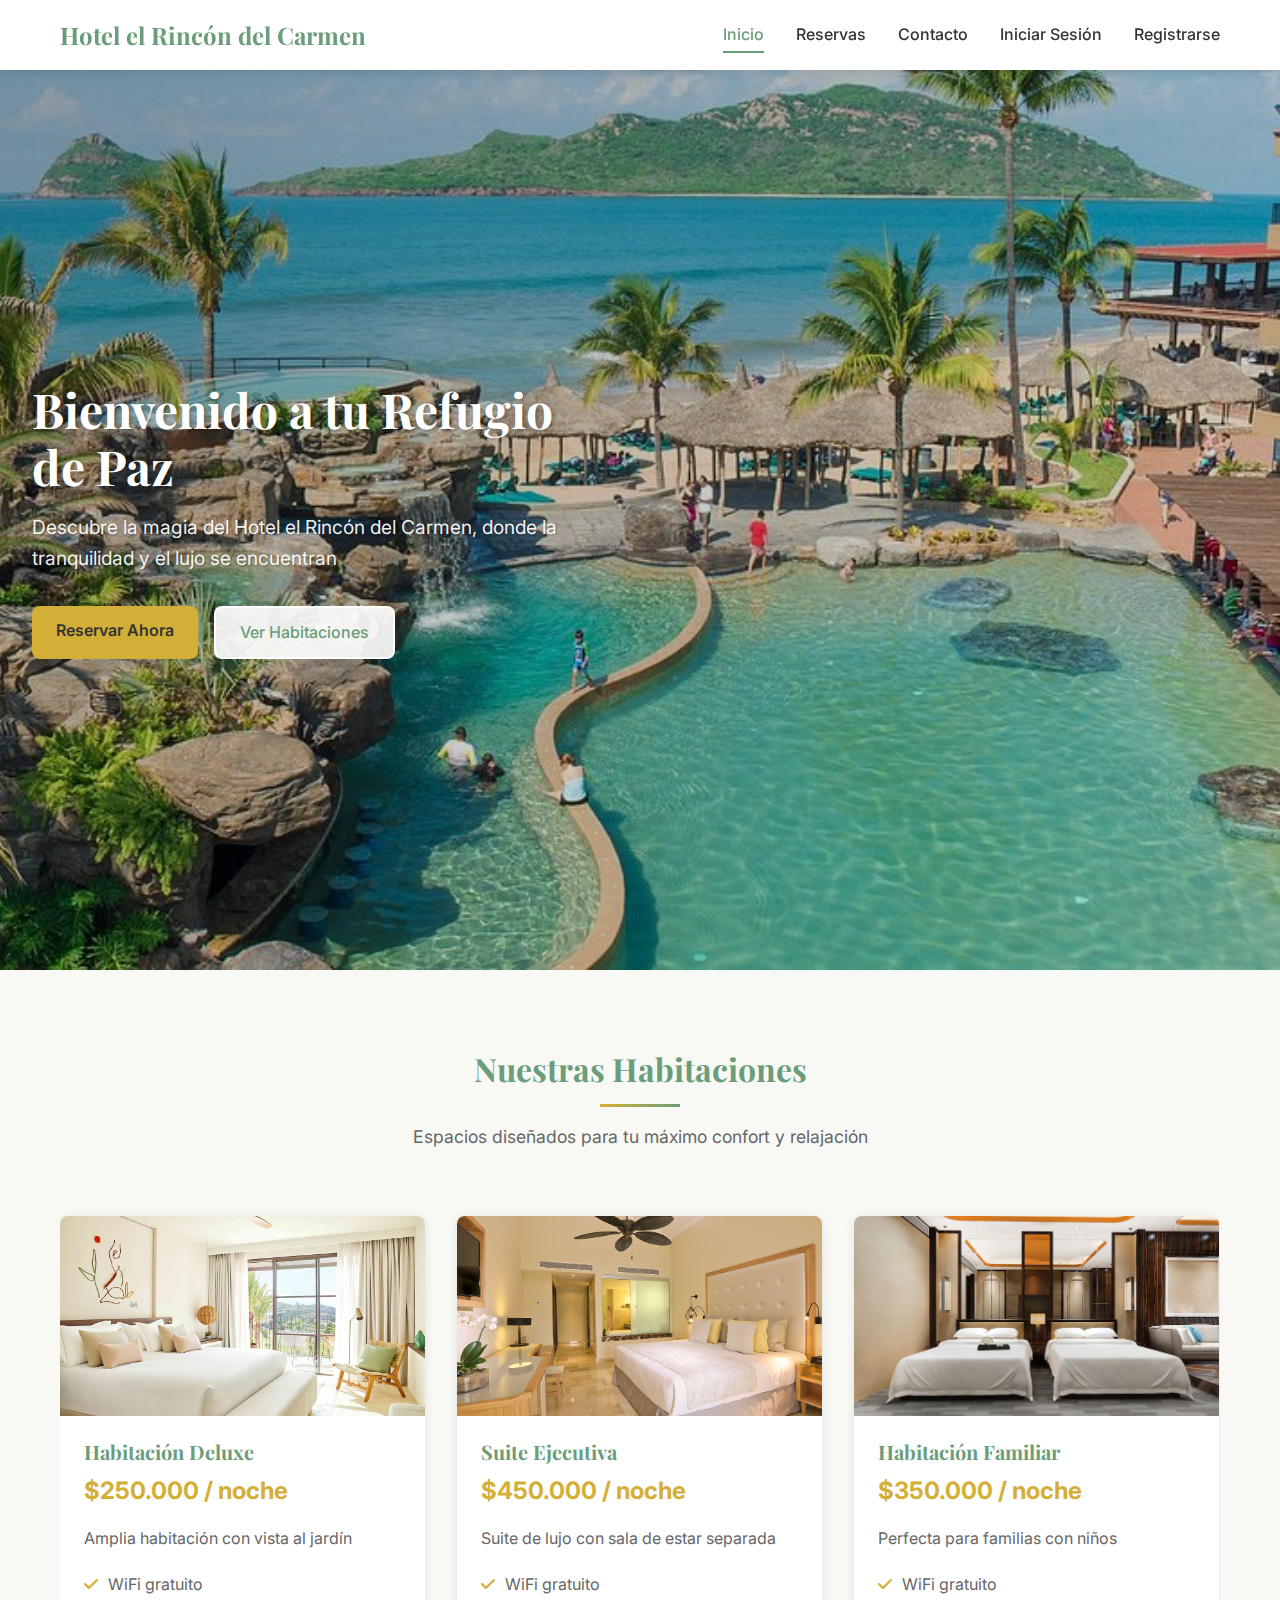
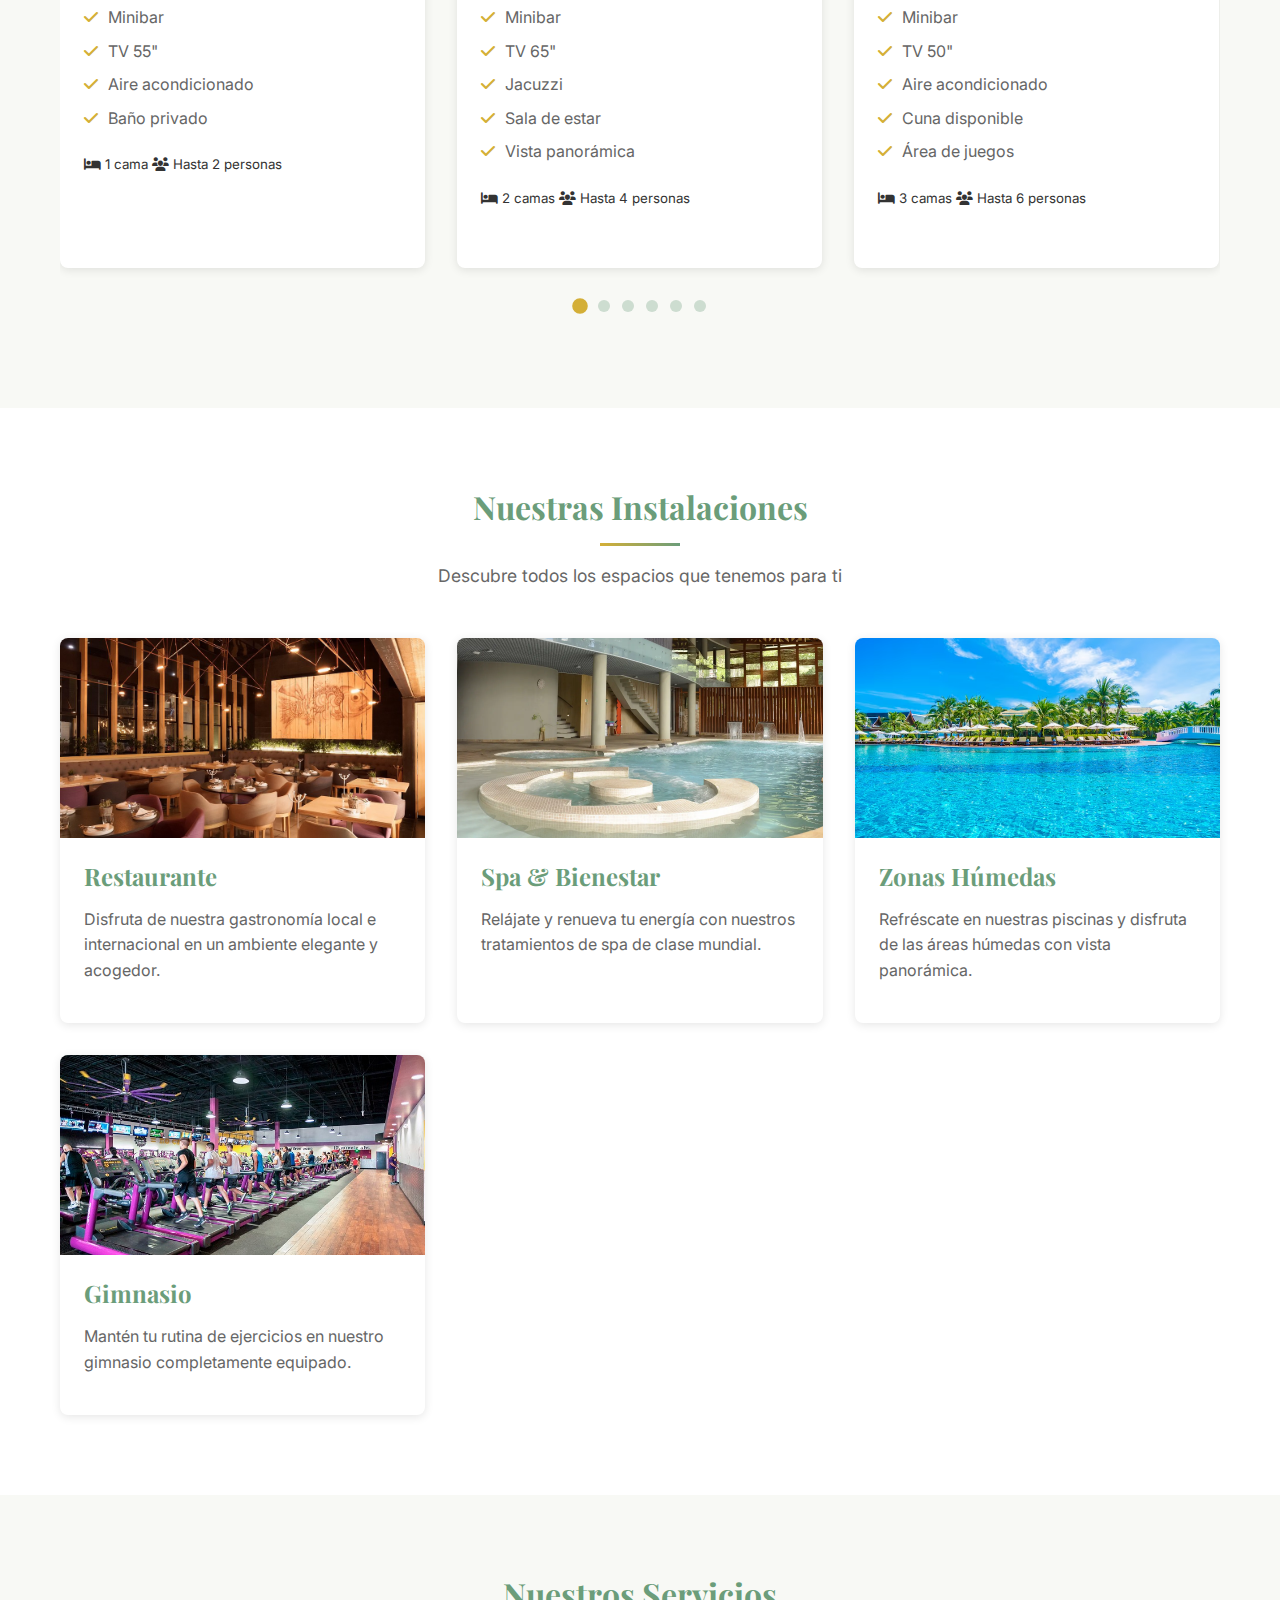
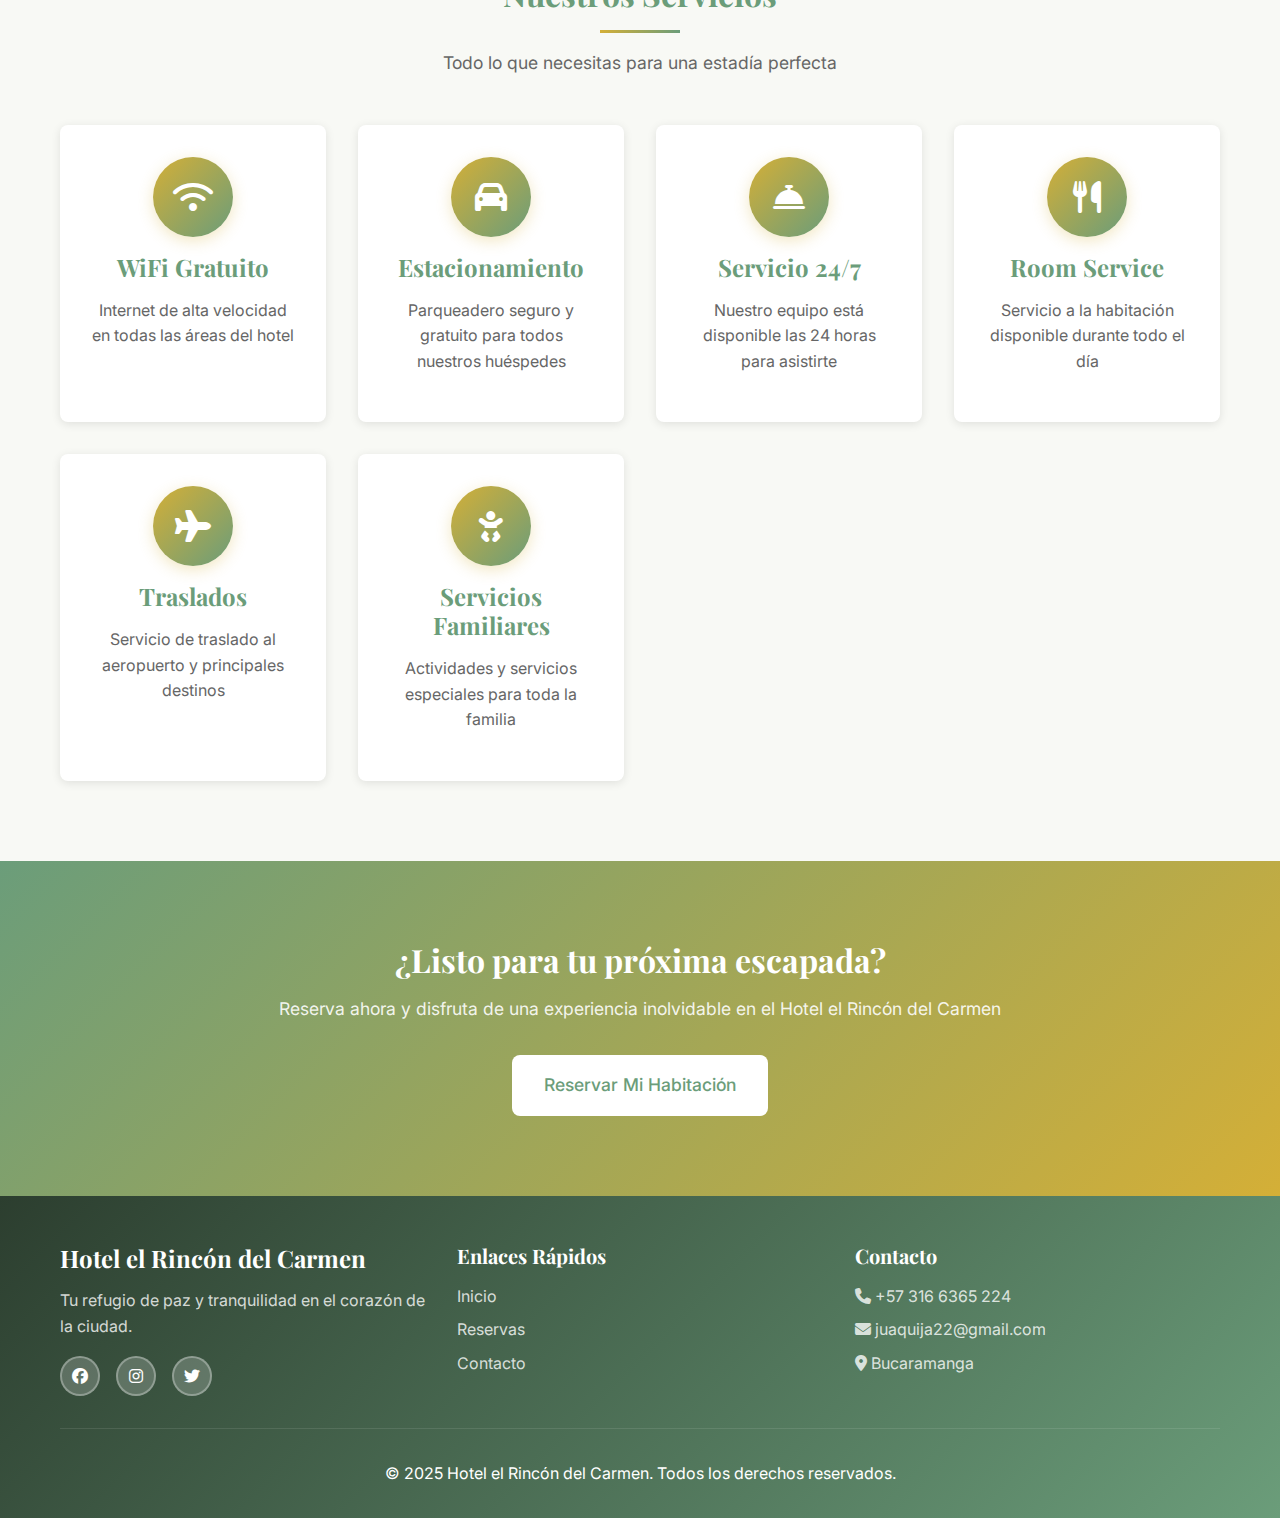
<file: index.html>
<!DOCTYPE html>
<html lang="es">
<head>
    <meta charset="UTF-8">
    <meta name="viewport" content="width=device-width, initial-scale=1.0">
    <title>Hotel el Rincón del Carmen - Tu Refugio de Paz</title>
    <link rel="stylesheet" href="css/style.css">
     <link rel="icon" type="image/png" href="images/logo.png">
    <link rel="stylesheet" href="https://cdnjs.cloudflare.com/ajax/libs/font-awesome/6.5.1/css/all.min.css"> <!-- link para importar emojis -->
    <link href="https://fonts.googleapis.com/css2?family=Playfair+Display:wght@400;700&family=Inter:wght@300;400;500;600&display=swap" rel="stylesheet"> <!-- link para importar fuentes -->
</head>
<body>
    <!-- BARRA DE NAVEGACION -->
    <nav class="navbar">
        <div class="nav-container">
            <div class="nav-logo">
                <h2>Hotel el Rincón del Carmen</h2>
            </div>
            <div class="nav-menu" id="nav-menu">
                <a href="index.html" class="nav-link active">Inicio</a>
                <a href="pages/availability.html" class="nav-link">Reservas</a>
                <a href="pages/contact.html" class="nav-link">Contacto</a>
                <a href="#" class="nav-link" id="login-btn">Iniciar Sesión</a>
                <a href="#" class="nav-link" id="register-btn">Registrarse</a>
            </div>
            <div class="nav-toggle" id="nav-toggle">
                <span class="bar"></span>
                <span class="bar"></span>
                <span class="bar"></span>
            </div>
        </div>
    </nav>

    <!-- Hero Section -->
    <section class="hero">
        <div class="hero-content">
            <h1 class="hero-title">Bienvenido a tu Refugio de Paz</h1>
            <p class="hero-subtitle">Descubre la magia del Hotel el Rincón del Carmen, donde la tranquilidad y el lujo se encuentran</p>
            <div class="hero-buttons">
                <a href="pages/availability.html" class="btn btn-primary">Reservar Ahora</a>
                <a href="#rooms" class="btn btn-secondary">Ver Habitaciones</a>
            </div>
        </div>
        <div class="hero-image">
            <img src="images/bienvenido-a-hotel-playa.jpg" alt="Hotel el Rincón del Carmen">
        </div>
    </section>

    <!-- carrucel de habitaciones -->
    <section id="rooms" class="rooms-section">
        <div class="container">
            <h2 class="section-title">Nuestras Habitaciones</h2>
            <p class="section-subtitle">Espacios diseñados para tu máximo confort y relajación</p>
            
            <div class="rooms-carousel-css">
                <!-- Radio buttons ocultos para controlar el carrusel -->
                <input type="radio" name="carousel" id="slide1" checked>
                <input type="radio" name="carousel" id="slide2">
                <input type="radio" name="carousel" id="slide3">
                <input type="radio" name="carousel" id="slide4">
                <input type="radio" name="carousel" id="slide5">
                <input type="radio" name="carousel" id="slide6">
                
                <!-- Habitaciones -->
                <div class="carousel-slides">
                    <!-- Habitación 1: Deluxe -->
                    <div class="room-card">
                        <div class="room-image">
                            <img src="images/suit1.jpg" alt="Habitación Deluxe">
                        </div>
                        <div class="room-content">
                            <h3 class="room-title">Habitación Deluxe</h3>
                            <div class="room-price">$250.000 / noche</div>
                            <p>Amplia habitación con vista al jardín</p>
                            <ul class="room-features">
                                <li><i class="fas fa-check"></i>WiFi gratuito</li>
                                <li><i class="fas fa-check"></i>Minibar</li>
                                <li><i class="fas fa-check"></i>TV 55"</li>
                                <li><i class="fas fa-check"></i>Aire acondicionado</li>
                                <li><i class="fas fa-check"></i>Baño privado</li>
                            </ul>
                            <div class="room-info">
                                <small><i class="fas fa-bed"></i> 1 cama</small>
                                <small><i class="fas fa-users"></i> Hasta 2 personas</small>
                            </div>
                        </div>
                    </div>
                    
                    <!-- Habitación 2: Suite Ejecutiva -->
                    <div class="room-card">
                        <div class="room-image">
                            <img src="images/suit2.jpg" alt="Suite Ejecutiva">
                        </div>
                        <div class="room-content">
                            <h3 class="room-title">Suite Ejecutiva</h3>
                            <div class="room-price">$450.000 / noche</div>
                            <p>Suite de lujo con sala de estar separada</p>
                            <ul class="room-features">
                                <li><i class="fas fa-check"></i>WiFi gratuito</li>
                                <li><i class="fas fa-check"></i>Minibar</li>
                                <li><i class="fas fa-check"></i>TV 65"</li>
                                <li><i class="fas fa-check"></i>Jacuzzi</li>
                                <li><i class="fas fa-check"></i>Sala de estar</li>
                                <li><i class="fas fa-check"></i>Vista panorámica</li>
                            </ul>
                            <div class="room-info">
                                <small><i class="fas fa-bed"></i> 2 camas</small>
                                <small><i class="fas fa-users"></i> Hasta 4 personas</small>
                            </div>
                        </div>
                    </div>
                    
                    <!-- Habitación 3: Familiar -->
                    <div class="room-card">
                        <div class="room-image">
                            <img src="images/suit3.jpg" alt="Habitación Familiar">
                        </div>
                        <div class="room-content">
                            <h3 class="room-title">Habitación Familiar</h3>
                            <div class="room-price">$350.000 / noche</div>
                            <p>Perfecta para familias con niños</p>
                            <ul class="room-features">
                                <li><i class="fas fa-check"></i>WiFi gratuito</li>
                                <li><i class="fas fa-check"></i>Minibar</li>
                                <li><i class="fas fa-check"></i>TV 50"</li>
                                <li><i class="fas fa-check"></i>Aire acondicionado</li>
                                <li><i class="fas fa-check"></i>Cuna disponible</li>
                                <li><i class="fas fa-check"></i>Área de juegos</li>
                            </ul>
                            <div class="room-info">
                                <small><i class="fas fa-bed"></i> 3 camas</small>
                                <small><i class="fas fa-users"></i> Hasta 6 personas</small>
                            </div>
                        </div>
                    </div>
                    
                    <!-- Habitación 4: Estándar -->
                    <div class="room-card">
                        <div class="room-image">
                            <img src="images/suit4.jpg" alt="Habitación Estándar">
                        </div>
                        <div class="room-content">
                            <h3 class="room-title">Habitación Estándar</h3>
                            <div class="room-price">$180.000 / noche</div>
                            <p>Cómoda habitación con todas las comodidades</p>
                            <ul class="room-features">
                                <li><i class="fas fa-check"></i>WiFi gratuito</li>
                                <li><i class="fas fa-check"></i>TV 43"</li>
                                <li><i class="fas fa-check"></i>Aire acondicionado</li>
                                <li><i class="fas fa-check"></i>Baño privado</li>
                                <li><i class="fas fa-check"></i>Vista al jardín</li>
                            </ul>
                            <div class="room-info">
                                <small><i class="fas fa-bed"></i> 1 cama</small>
                                <small><i class="fas fa-users"></i> Hasta 2 personas</small>
                            </div>
                        </div>
                    </div>
                    
                    <!-- Habitación 5: Presidencial -->
                    <div class="room-card">
                        <div class="room-image">
                            <img src="images/suit5.jpg" alt="Suite Presidencial">
                        </div>
                        <div class="room-content">
                            <h3 class="room-title">Suite Presidencial</h3>
                            <div class="room-price">$750.000 / noche</div>
                            <p>La máxima expresión de lujo y comodidad</p>
                            <ul class="room-features">
                                <li><i class="fas fa-check"></i>WiFi gratuito</li>
                                <li><i class="fas fa-check"></i>Minibar premium</li>
                                <li><i class="fas fa-check"></i>TV 75"</li>
                                <li><i class="fas fa-check"></i>Jacuzzi privado</li>
                                <li><i class="fas fa-check"></i>Terraza privada</li>
                                <li><i class="fas fa-check"></i>Servicio de mayordomo</li>
                                <li><i class="fas fa-check"></i>Vista panorámica</li>
                            </ul>
                            <div class="room-info">
                                <small><i class="fas fa-bed"></i> 1 cama</small>
                                <small><i class="fas fa-users"></i> Hasta 4 personas</small>
                            </div>
                        </div>
                    </div>
                    
                    <!-- Habitación 6: Superior -->
                    <div class="room-card">
                        <div class="room-image">
                            <img src="images/suit6.jpg" alt="Habitación Superior">
                        </div>
                        <div class="room-content">
                            <h3 class="room-title">Habitación Superior</h3>
                            <div class="room-price">$320.000 / noche</div>
                            <p>Elegante habitación con acabados de lujo</p>
                            <ul class="room-features">
                                <li><i class="fas fa-check"></i>WiFi gratuito</li>
                                <li><i class="fas fa-check"></i>Minibar</li>
                                <li><i class="fas fa-check"></i>TV 50"</li>
                                <li><i class="fas fa-check"></i>Aire acondicionado</li>
                                <li><i class="fas fa-check"></i>Baño privado</li>
                                <li><i class="fas fa-check"></i>Balcón privado</li>
                            </ul>
                            <div class="room-info">
                                <small><i class="fas fa-bed"></i> 2 camas</small>
                                <small><i class="fas fa-users"></i> Hasta 3 personas</small>
                            </div>
                        </div>
                    </div>
                </div>
                
                <!-- Controles de navegación -->
                <div class="carousel-nav">
                    <label for="slide1" class="nav-btn"></label>
                    <label for="slide2" class="nav-btn"></label>
                    <label for="slide3" class="nav-btn"></label>
                    <label for="slide4" class="nav-btn"></label>
                    <label for="slide5" class="nav-btn"></label>
                    <label for="slide6" class="nav-btn"></label>
                </div>
            </div>
        </div>
    </section>

    <!-- Hotel Areas -->
    <section class="areas-section">
        <div class="container">
            <h2 class="section-title">Nuestras Instalaciones</h2>
            <p class="section-subtitle">Descubre todos los espacios que tenemos para ti</p>
            
            <div class="areas-grid">
                <div class="area-card">
                    <div class="area-image">
                        <img src="images/restaurante.jpg" alt="Restaurante">
                    </div>
                    <div class="area-content">
                        <h3>Restaurante</h3>
                        <p>Disfruta de nuestra gastronomía local e internacional en un ambiente elegante y acogedor.</p>
                    </div>
                </div>
                
                <div class="area-card">
                    <div class="area-image">
                        <img src="images/spa.webp" alt="Spa & Bienestar">
                    </div>
                    <div class="area-content">
                        <h3>Spa & Bienestar</h3>
                        <p>Relájate y renueva tu energía con nuestros tratamientos de spa de clase mundial.</p>
                    </div>
                </div>
                
                <div class="area-card">
                    <div class="area-image">
                        <img src="images/piscina.jpg" alt="Piscina">
                    </div>
                    <div class="area-content">
                        <h3>Zonas Húmedas</h3>
                        <p>Refréscate en nuestras piscinas y disfruta de las áreas húmedas con vista panorámica.</p>
                    </div>
                </div>
                
                <div class="area-card">
                    <div class="area-image">
                        <img src="images/gimnasio.jpg" alt="Gimnasio">
                    </div>
                    <div class="area-content">
                        <h3>Gimnasio</h3>
                        <p>Mantén tu rutina de ejercicios en nuestro gimnasio completamente equipado.</p>
                    </div>
                </div>
            </div>
        </div>
    </section>

    <!-- Services Showcase -->
    <section class="services-section">
        <div class="container">
            <h2 class="section-title">Nuestros Servicios</h2>
            <p class="section-subtitle">Todo lo que necesitas para una estadía perfecta</p>
            
            <div class="services-grid">
                <div class="service-item">
                    <div class="service-icon">
                        <i class="fas fa-wifi"></i>
                    </div>
                    <h3>WiFi Gratuito</h3>
                    <p>Internet de alta velocidad en todas las áreas del hotel</p>
                </div>
                
                <div class="service-item">
                    <div class="service-icon">
                        <i class="fas fa-car"></i>
                    </div>
                    <h3>Estacionamiento</h3>
                    <p>Parqueadero seguro y gratuito para todos nuestros huéspedes</p>
                </div>
                
                <div class="service-item">
                    <div class="service-icon">
                        <i class="fas fa-concierge-bell"></i>
                    </div>
                    <h3>Servicio 24/7</h3>
                    <p>Nuestro equipo está disponible las 24 horas para asistirte</p>
                </div>
                
                <div class="service-item">
                    <div class="service-icon">
                        <i class="fas fa-utensils"></i>
                    </div>
                    <h3>Room Service</h3>
                    <p>Servicio a la habitación disponible durante todo el día</p>
                </div>
                
                <div class="service-item">
                    <div class="service-icon">
                        <i class="fas fa-plane"></i>
                    </div>
                    <h3>Traslados</h3>
                    <p>Servicio de traslado al aeropuerto y principales destinos</p>
                </div>
                
                <div class="service-item">
                    <div class="service-icon">
                        <i class="fas fa-baby"></i>
                    </div>
                    <h3>Servicios Familiares</h3>
                    <p>Actividades y servicios especiales para toda la familia</p>
                </div>
            </div>
        </div>
    </section>

    <!-- CTA Section -->
    <section class="cta-section">
        <div class="container">
            <div class="cta-content">
                <h2>¿Listo para tu próxima escapada?</h2>
                <p>Reserva ahora y disfruta de una experiencia inolvidable en el Hotel el Rincón del Carmen</p>
                <a href="pages/availability.html" class="btn btn-primary btn-large">Reservar Mi Habitación</a>
            </div>
        </div>
    </section>

    <!-- Footer -->
    <footer class="footer">
        <div class="container">
            <div class="footer-content">
                <div class="footer-section">
                    <h3>Hotel el Rincón del Carmen</h3>
                    <p>Tu refugio de paz y tranquilidad en el corazón de la ciudad.</p>
                    <div class="social-links">
                        <a href="#"><i class="fab fa-facebook"></i></a>
                        <a href="#"><i class="fab fa-instagram"></i></a>
                        <a href="#"><i class="fab fa-twitter"></i></a>
                    </div>
                </div>
                
                <div class="footer-section">
                    <h4>Enlaces Rápidos</h4>
                    <ul>
                        <li><a href="index.html">Inicio</a></li>
                        <li><a href="pages/availability.html">Reservas</a></li>
                        <li><a href="pages/contact.html">Contacto</a></li>
                    </ul>
                </div>
                
                <div class="footer-section">
                    <h4>Contacto</h4>
                    <p><i class="fas fa-phone"></i> +57 316 6365 224</p>
                    <p><i class="fas fa-envelope"></i> juaquija22@gmail.com</p>
                    <p><i class="fas fa-map-marker-alt"></i> Bucaramanga</p>
                </div>
            </div>
            
            <div class="footer-bottom">
                <p>&copy; 2025 Hotel el Rincón del Carmen. Todos los derechos reservados.</p>
            </div>
        </div>
    </footer>

    <!-- Auth Modals -->
    <div id="login-modal" class="modal">
        <div class="modal-content">
            <span class="close">&times;</span>
            <h2>Iniciar Sesión</h2>
            <form id="login-form">
                <div class="form-group">
                    <label for="login-email">Email:</label>
                    <input type="email" id="login-email" required>
                </div>
                <div class="form-group">
                    <label for="login-password">Contraseña:</label>
                    <input type="password" id="login-password" required>
                </div>
                <button type="submit" class="btn btn-primary">Iniciar Sesión</button>
            </form>
            <p>¿No tienes cuenta? <a href="#" id="show-register">Regístrate aquí</a></p>
        </div>
    </div>

    <div id="register-modal" class="modal">
        <div class="modal-content">
            <span class="close">&times;</span>
            <h2>Registrarse</h2>
            <form id="register-form">
                <div class="form-group">
                    <label for="register-id">Número de Identificación:</label>
                    <input type="text" id="register-id" required>
                </div>
                <div class="form-group">
                    <label for="register-name">Nombre Completo:</label>
                    <input type="text" id="register-name" required>
                </div>
                <div class="form-group">
                    <label for="register-nationality">Nacionalidad:</label>
                    <input type="text" id="register-nationality" required>
                </div>
                <div class="form-group">
                    <label for="register-email">Email:</label>
                    <input type="email" id="register-email" required>
                </div>
                <div class="form-group">
                    <label for="register-phone">Teléfono:</label>
                    <input type="tel" id="register-phone" required>
                </div>
                <div class="form-group">
                    <label for="register-password">Contraseña:</label>
                    <input type="password" id="register-password" required>
                </div>
                <button type="submit" class="btn btn-primary">Registrarse</button>
            </form>
            <p>¿Ya tienes cuenta? <a href="#" id="show-login">Inicia sesión aquí</a></p>
        </div>
    </div>

    <script src="js/app.js"></script>
    <script src="js/auth.js"></script>
    <script src="js/booking.js"></script>
</body>
</html>
</file>
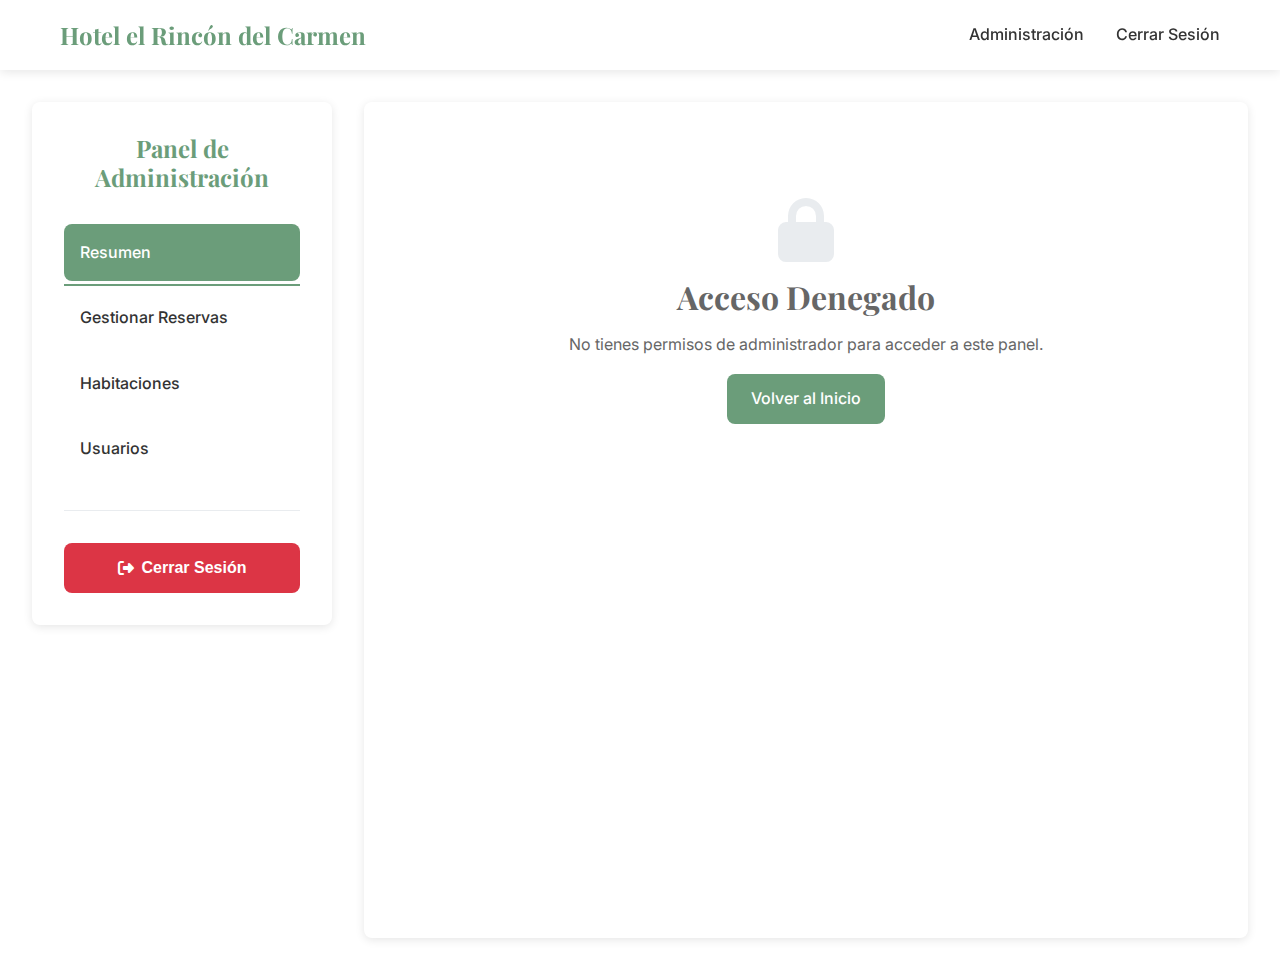
<file: pages/admin.html>
<!DOCTYPE html>
<html lang="es">
<head>
    <meta charset="UTF-8">
    <meta name="viewport" content="width=device-width, initial-scale=1.0">
    <title>Panel de Administración - Hotel el Rincón del Carmen</title>
    <link rel="stylesheet" href="../css/style.css">
    <link rel="stylesheet" href="https://cdnjs.cloudflare.com/ajax/libs/font-awesome/6.5.1/css/all.min.css">
    <link rel="stylesheet" href="../css/dashboard.css">
    <link href="https://fonts.googleapis.com/css2?family=Playfair+Display:wght@400;700&family=Inter:wght@300;400;500;600&display=swap" rel="stylesheet">
</head>
<body>
    <!-- Navigation -->
    <nav class="navbar">
        <div class="nav-container">
            <div class="nav-logo">
                <h2>Hotel el Rincón del Carmen</h2>
            </div>
            <div class="nav-menu" id="nav-menu">
                <a href="#" class="nav-link admin-only-link">Administración</a>
                <a href="#" class="nav-link" id="logout-btn">Cerrar Sesión</a>
            </div>
            <div class="nav-toggle" id="nav-toggle">
                <span class="bar"></span>
                <span class="bar"></span>
                <span class="bar"></span>
            </div>
        </div>
    </nav>

    <div class="dashboard-container">
        <!-- Sidebar -->
        <div class="dashboard-sidebar">
            <h3>Panel de Administración</h3>
            <ul class="sidebar-nav">
                <li><a href="#" class="nav-link active" data-section="overview">Resumen</a></li>
                <li><a href="#" class="nav-link" data-section="reservations">Gestionar Reservas</a></li>
                <li><a href="#" class="nav-link" data-section="rooms">Habitaciones</a></li>
                <li><a href="#" class="nav-link" data-section="users">Usuarios</a></li>
            </ul>
            <div class="logout-section">
                <button id="admin-logout-btn" class="btn btn-danger logout-btn">
                    <i class="fas fa-sign-out-alt"></i> Cerrar Sesión
                </button>
            </div>
        </div>

        <!-- Main Content -->
        <div class="dashboard-main">
            <!-- Overview Section -->
            <div id="overview-section" class="dashboard-section active">
                <div class="dashboard-header">
                    <h1>Resumen del Hotel</h1>
                    <p>Estadísticas y métricas generales</p>
                </div>

                <div class="stats-grid">
                    <div class="stat-card">
                        <div class="stat-icon">
                            <i class="fas fa-calendar-check"></i>
                        </div>
                        <div class="stat-content">
                            <h3 id="total-reservations">0</h3>
                            <p>Reservas Totales</p>
                        </div>
                    </div>
                    
                    <div class="stat-card">
                        <div class="stat-icon">
                            <i class="fas fa-bed"></i>
                        </div>
                        <div class="stat-content">
                            <h3 id="total-rooms">0</h3>
                            <p>Habitaciones</p>
                        </div>
                    </div>
                    
                    <div class="stat-card">
                        <div class="stat-icon">
                            <i class="fas fa-users"></i>
                        </div>
                        <div class="stat-content">
                            <h3 id="total-users">0</h3>
                            <p>Usuarios Registrados</p>
                        </div>
                    </div>
                    
                    <div class="stat-card">
                        <div class="stat-icon">
                            <i class="fas fa-dollar-sign"></i>
                        </div>
                        <div class="stat-content">
                            <h3 id="total-revenue">$0</h3>
                            <p>Ingresos Totales</p>
                        </div>
                    </div>
                </div>

                <div class="recent-activity">
                    <h3>Actividad Reciente</h3>
                    <div id="recent-reservations">
                        <!-- Recent reservations will be loaded here -->
                    </div>
                </div>
            </div>

            <!-- Reservations Management Section -->
            <div id="reservations-section" class="dashboard-section">
                <div class="dashboard-header">
                    <h1>Gestionar Reservas</h1>
                    <p>Administra todas las reservas del hotel</p>
                </div>


                <div class="reservations-grid" id="admin-reservations-grid">
                    <!-- All reservations will be loaded here -->
                </div>
            </div>

            <!-- Rooms Management Section -->
            <div id="rooms-section" class="dashboard-section">
                <div class="dashboard-header">
                    <h1>Gestión de Habitaciones</h1>
                    <p>Administra las habitaciones del hotel</p>
                </div>

                <div class="rooms-grid" id="admin-rooms-grid">
                    <!-- All rooms will be loaded here -->
                </div>
            </div>

            <!-- Users Management Section -->
            <div id="users-section" class="dashboard-section">
                <div class="dashboard-header">
                    <h1>Gestión de Usuarios</h1>
                    <p>Administra los usuarios registrados</p>
                </div>

                <div class="users-grid" id="admin-users-grid">
                    <!-- All users will be loaded here -->
                </div>
            </div>
        </div>
    </div>

    <!-- Auth Modals -->
    <div id="login-modal" class="modal">
        <div class="modal-content">
            <span class="close">&times;</span>
            <h2>Iniciar Sesión</h2>
            <form id="login-form">
                <div class="form-group">
                    <label for="login-email">Email:</label>
                    <input type="email" id="login-email" required>
                </div>
                <div class="form-group">
                    <label for="login-password">Contraseña:</label>
                    <input type="password" id="login-password" required>
                </div>
                <button type="submit" class="btn btn-primary">Iniciar Sesión</button>
            </form>
            <p>¿No tienes cuenta? <a href="#" id="show-register">Regístrate aquí</a></p>
        </div>
    </div>

    <div id="register-modal" class="modal">
        <div class="modal-content">
            <span class="close">&times;</span>
            <h2>Registrarse</h2>
            <form id="register-form">
                <div class="form-group">
                    <label for="register-id">Número de Identificación:</label>
                    <input type="text" id="register-id" required>
                </div>
                <div class="form-group">
                    <label for="register-name">Nombre Completo:</label>
                    <input type="text" id="register-name" required>
                </div>
                <div class="form-group">
                    <label for="register-nationality">Nacionalidad:</label>
                    <input type="text" id="register-nationality" required>
                </div>
                <div class="form-group">
                    <label for="register-email">Email:</label>
                    <input type="email" id="register-email" required>
                </div>
                <div class="form-group">
                    <label for="register-phone">Teléfono:</label>
                    <input type="tel" id="register-phone" required>
                </div>
                <div class="form-group">
                    <label for="register-password">Contraseña:</label>
                    <input type="password" id="register-password" required>
                </div>
                <button type="submit" class="btn btn-primary">Registrarse</button>
            </form>
            <p>¿Ya tienes cuenta? <a href="#" id="show-login">Inicia sesión aquí</a></p>
        </div>
    </div>

    <script src="../js/app.js"></script>
    <script src="../js/auth.js"></script>
    <script src="../js/booking.js"></script>
    <script src="../js/admin.js"></script>
</body>
</html>
</file>
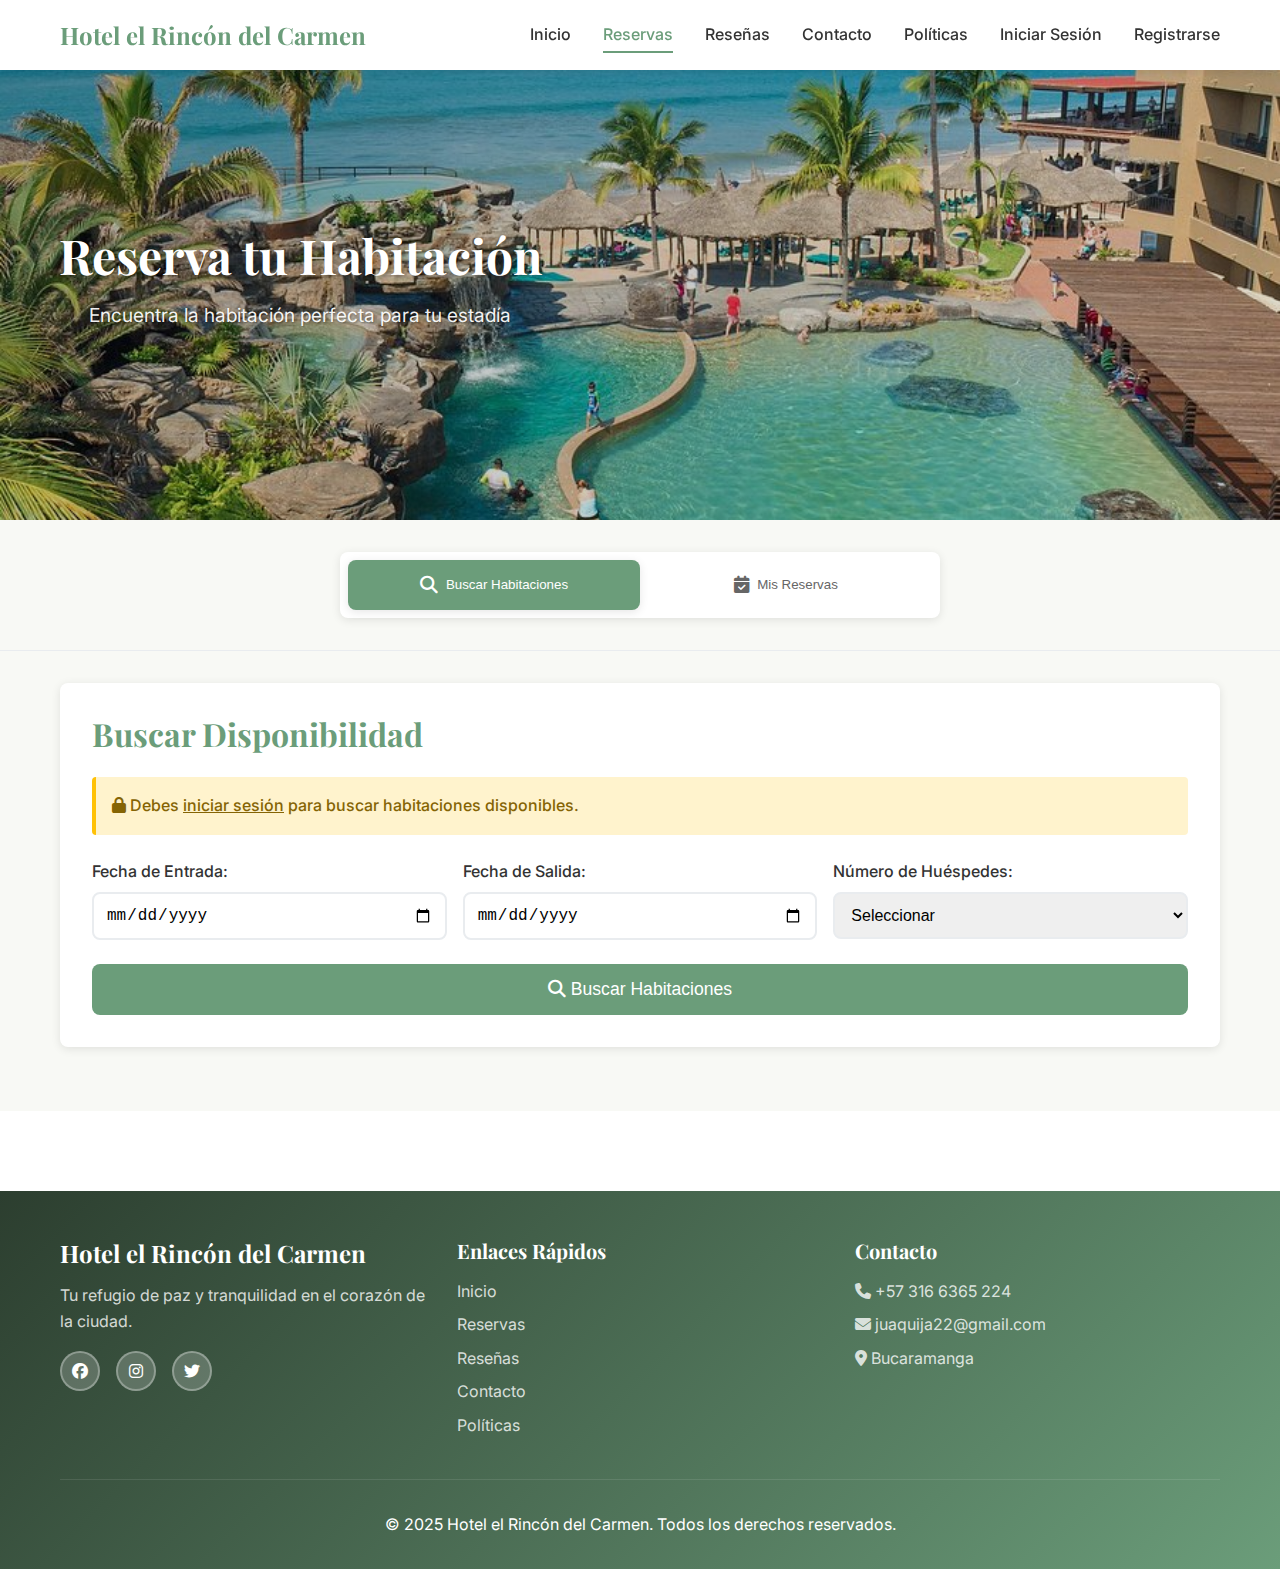
<file: pages/availability.html>
<!DOCTYPE html>
<html lang="es">
<head>
    <meta charset="UTF-8">
    <meta name="viewport" content="width=device-width, initial-scale=1.0">
    <title>Disponibilidad y Reservas - Hotel el Rincón del Carmen</title>
    <link rel="stylesheet" href="../css/style.css">
    <link rel="stylesheet" href="https://cdnjs.cloudflare.com/ajax/libs/font-awesome/6.5.1/css/all.min.css">
    <link rel="stylesheet" href="../css/availability.css">
    <link href="https://fonts.googleapis.com/css2?family=Playfair+Display:wght@400;700&family=Inter:wght@300;400;500;600&display=swap" rel="stylesheet">
</head>
<body>
    <site-navbar></site-navbar>

    <!-- Hero Section -->
    <section class="hero availability-hero">
        <div class="hero-content availability-hero-content">
            <h1 class="hero-title">Reserva tu Habitación</h1>
            <p class="hero-subtitle">Encuentra la habitación perfecta para tu estadía</p>
        </div>
    </section>

    <!-- Tabs Section -->
    <section class="tabs-section">
        <div class="container">
            <div class="tabs-container">
                <div class="tabs-nav">
                    <button class="tab-btn active" data-tab="search">
                        <i class="fas fa-search"></i> Buscar Habitaciones
                    </button>
                    <button class="tab-btn" data-tab="my-reservations">
                        <i class="fas fa-calendar-check"></i> Mis Reservas
                    </button>
                </div>
            </div>
        </div>
    </section>

    <!-- Tab Content -->
    <div class="tab-content">
        <!-- Search Tab -->
        <div id="search-tab" class="tab-panel active">
            <!-- Search Form -->
            <section class="availability-section">
                <div class="container">
                    <div class="search-form">
                        <h2 class="search-form-title">Buscar Disponibilidad</h2>
                        
                        <!-- requerimiento de login para reservar -->
                        <div id="search-login-notice" class="login-notice">
                            <p class="login-notice-text">
                                <i class="fas fa-lock"></i> Debes <a href="#" onclick="event.preventDefault(); window.hotelApp.showModal('login-modal');" class="login-notice-link">iniciar sesión</a> para buscar habitaciones disponibles.
                            </p>
                        </div>
                        
                        <form id="search-form">
                            <div class="form-row">
                                <div class="form-group">
                                    <label for="check-in">Fecha de Entrada:</label>
                                    <input type="date" id="check-in" required>
                                </div>
                                <div class="form-group">
                                    <label for="check-out">Fecha de Salida:</label>
                                    <input type="date" id="check-out" required>
                                </div>
                                <div class="form-group">
                                    <label for="guests">Número de Huéspedes:</label>
                                    <select id="guests" required>
                                        <option value="">Seleccionar</option>
                                        <option value="1">1 Huésped</option>
                                        <option value="2">2 Huéspedes</option>
                                        <option value="3">3 Huéspedes</option>
                                        <option value="4">4 Huéspedes</option>
                                        <option value="5">5 Huéspedes</option>
                                        <option value="6">6 Huéspedes</option>
                                    </select>
                                </div>
                            </div>
                            <button type="submit" class="btn btn-primary search-btn">
                                <i class="fas fa-search"></i> Buscar Habitaciones
                            </button>
                        </form>
                    </div>
                </div>
            </section>

    <!-- Results Section -->
    <section class="results-section hidden" id="results-section">
        <div class="container">
            <div class="results-header">
                <div>
                    <h2>Habitaciones Disponibles</h2>
                    <p class="results-count" id="results-count"></p>
                </div>
            </div>
            
            <div class="rooms-grid" id="rooms-grid">
                <!-- Room cards will be dynamically loaded here -->
            </div>
        </div>
    </section>

    <!-- No Results -->
    <section class="no-results hidden" id="no-results">
        <i class="fas fa-bed"></i>
        <h3>No se encontraron habitaciones disponibles</h3>
        <p>Intenta cambiar las fechas o el número de huéspedes</p>
    </section>

        </div>

        <!-- My Reservations Tab -->
        <div id="my-reservations-tab" class="tab-panel">
            <section class="my-reservations-section">
                <div class="container">
                    <h2 class="my-reservations-title">Mis Reservas</h2>
                    
                    <!-- Login Required Message -->
                    <div id="login-required" class="login-required hidden">
                        <i class="fas fa-lock login-required-icon"></i>
                        <h3>Inicia sesión para ver tus reservas</h3>
                        <p>Necesitas estar registrado para acceder a tus reservas</p>
                        <button class="btn btn-primary" onclick="event.preventDefault(); window.hotelApp && window.hotelApp.showModal && window.hotelApp.showModal('login-modal')">
                            <i class="fas fa-sign-in-alt"></i> Iniciar Sesión
                        </button>
                    </div>

                    <!-- Reservations List -->
                    <div id="reservations-list" class="reservations-list">
                        <!-- Reservations will be loaded here -->
                    </div>
                </div>
            </section>
        </div>
    </div>

    <!-- Booking Modal -->
    <div id="booking-modal" class="modal">
        <div class="modal-content booking-modal-content">
            <span class="close">&times;</span>
            <h2>Confirmar Reserva</h2>
            <div id="booking-details">
                <!-- Booking details will be loaded here -->
            </div>
            <form id="booking-form">
                <div class="form-group">
                    <label for="booking-notes">Notas especiales (opcional):</label>
                    <textarea id="booking-notes" rows="3" placeholder="Menciona cualquier solicitud especial..."></textarea>
                </div>
                <div class="booking-form-actions">
                    <button type="button" class="btn btn-secondary" id="cancel-booking-btn">
                        Cancelar
                    </button>
                    <button type="submit" class="btn btn-primary" id="confirm-booking-btn">
                        Confirmar Reserva
                    </button>
                </div>
            </form>
        </div>
    </div>

    <auth-modals></auth-modals>

    <!-- (Modal de modificación eliminado por no usarse) -->

    <site-footer></site-footer>

    <script src="../js/components.js"></script>
    <script src="../js/app.js"></script>
    <script src="../js/auth.js"></script>
    <script src="../js/booking.js"></script>
</body>
</html>
</file>
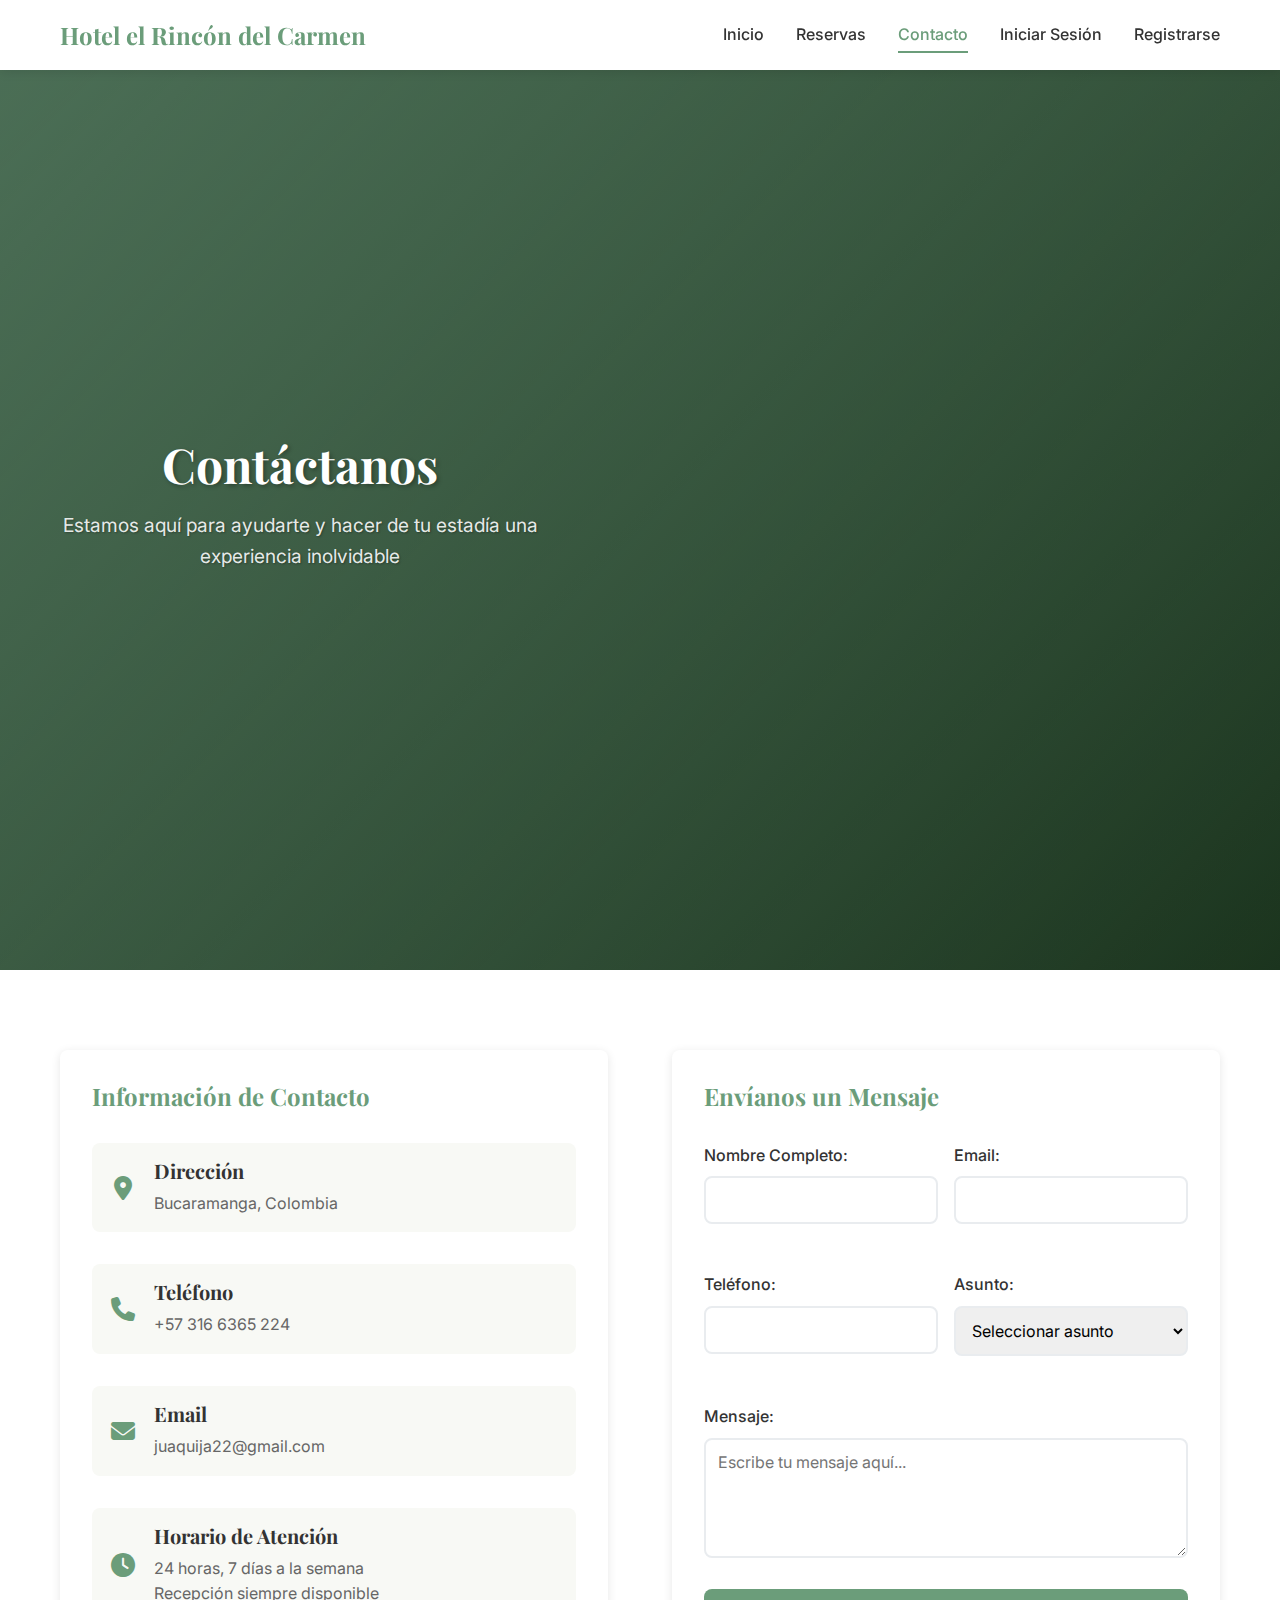
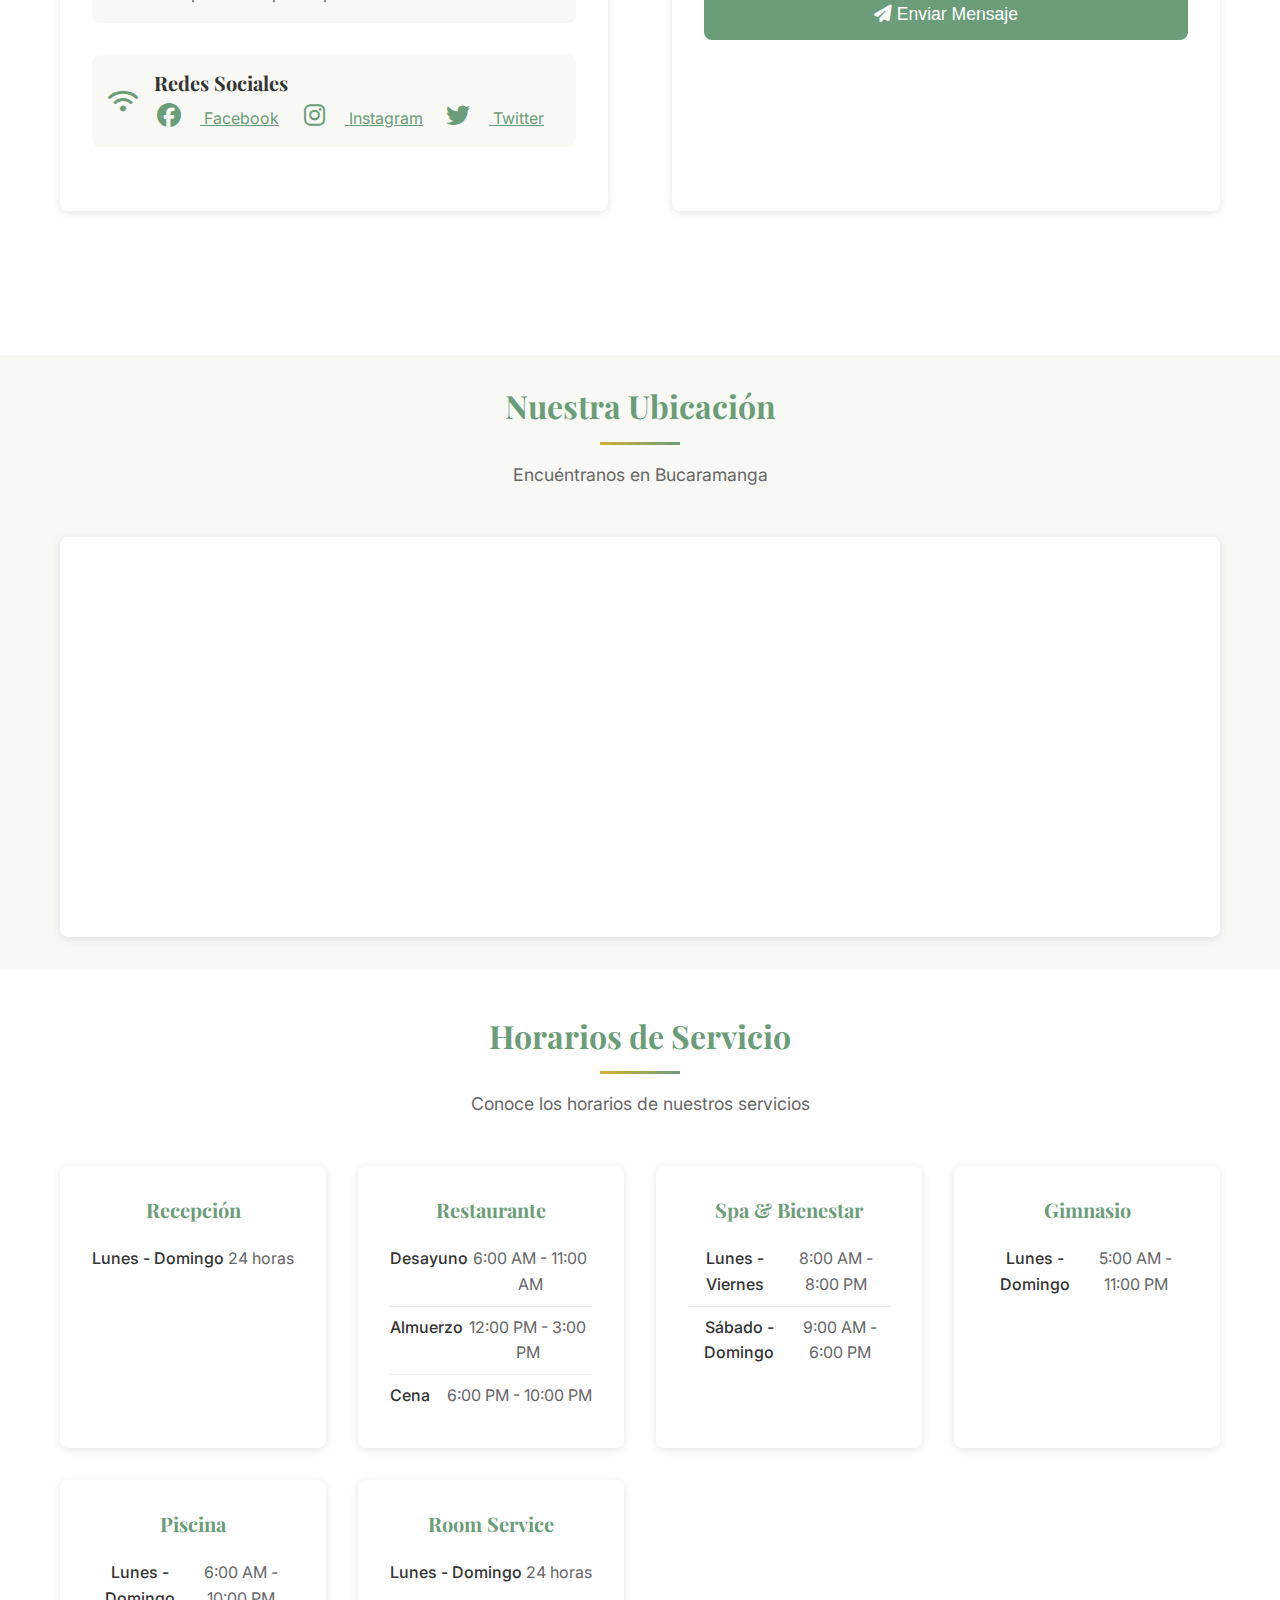
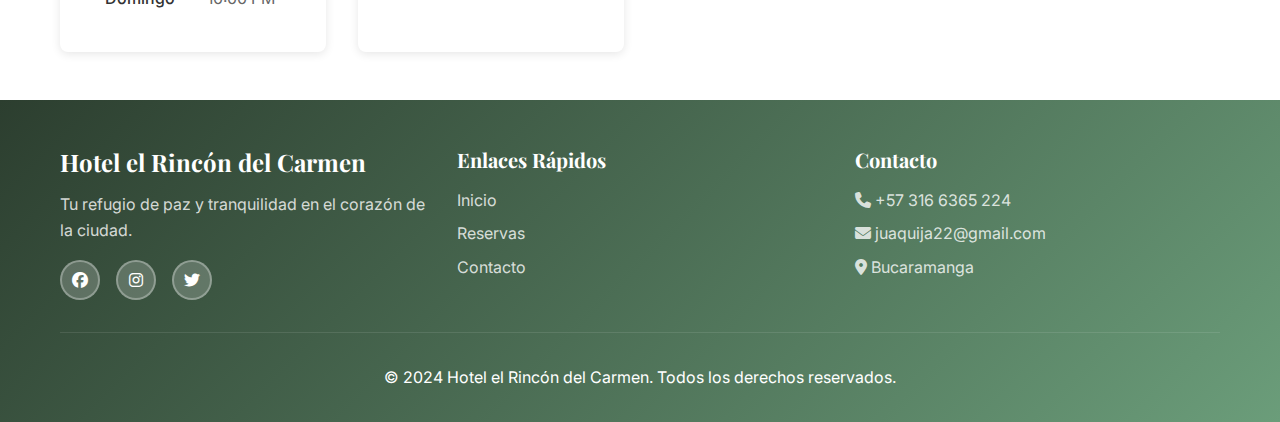
<file: pages/contact.html>
<!DOCTYPE html>
<html lang="es">
<head>
    <meta charset="UTF-8">
    <meta name="viewport" content="width=device-width, initial-scale=1.0">
    <title>Contacto - Hotel el Rincón del Carmen</title>
    <link rel="stylesheet" href="../css/style.css">
    <link rel="stylesheet" href="https://cdnjs.cloudflare.com/ajax/libs/font-awesome/6.5.1/css/all.min.css">
    <link rel="stylesheet" href="../css/contact.css">
    <link href="https://fonts.googleapis.com/css2?family=Playfair+Display:wght@400;700&family=Inter:wght@300;400;500;600&display=swap" rel="stylesheet">
</head>
<body>
    <!-- Navigation -->
    <nav class="navbar">
        <div class="nav-container">
            <div class="nav-logo">
                <h2>Hotel el Rincón del Carmen</h2>
            </div>
            <div class="nav-menu" id="nav-menu">
                <a href="../index.html" class="nav-link">Inicio</a>
                <a href="availability.html" class="nav-link">Reservas</a>
                <a href="contact.html" class="nav-link active">Contacto</a>
                <a href="#" class="nav-link" id="login-btn">Iniciar Sesión</a>
                <a href="#" class="nav-link" id="register-btn">Registrarse</a>
            </div>
            <div class="nav-toggle" id="nav-toggle">
                <span class="bar"></span>
                <span class="bar"></span>
                <span class="bar"></span>
            </div>
        </div>
    </nav>

    <!-- Contact Hero -->
    <section class="hero contact-hero">
        <div class="hero-content contact-hero-content">
            <h1 class="hero-title">Contáctanos</h1>
            <p class="hero-subtitle">Estamos aquí para ayudarte y hacer de tu estadía una experiencia inolvidable</p>
        </div>
        <div class="hero-image">
            <img src="../images/playa.jpg?v=3" alt="Hotel el Rincón del Carmen">
        </div>
    </section>

    <!-- Contact Section -->
    <section class="contact-section">
        <div class="container">
            <div class="contact-grid">
                <div class="contact-info">
                    <h3>Información de Contacto</h3>
                    
                    <div class="contact-item">
                        <i class="fas fa-map-marker-alt"></i>
                        <div class="contact-item-content">
                            <h4>Dirección</h4>
                            <p>Bucaramanga, Colombia</p>
                        </div>
                    </div>
                    
                    <div class="contact-item">
                        <i class="fas fa-phone"></i>
                        <div class="contact-item-content">
                            <h4>Teléfono</h4>
                            <p>+57 316 6365 224</p>
                        </div>
                    </div>
                    
                    <div class="contact-item">
                        <i class="fas fa-envelope"></i>
                        <div class="contact-item-content">
                            <h4>Email</h4>
                            <p>juaquija22@gmail.com</p>
                        </div>
                    </div>
                    
                    <div class="contact-item">
                        <i class="fas fa-clock"></i>
                        <div class="contact-item-content">
                            <h4>Horario de Atención</h4>
                            <p>24 horas, 7 días a la semana<br>Recepción siempre disponible</p>
                        </div>
                    </div>
                    
                    <div class="contact-item">
                        <i class="fas fa-wifi"></i>
                        <div class="contact-item-content">
                            <h4>Redes Sociales</h4>
                            <p>
                                <a href="#" style="color: var(--primary-color); margin-right: 1rem;"><i class="fab fa-facebook"></i> Facebook</a>
                                <a href="#" style="color: var(--primary-color); margin-right: 1rem;"><i class="fab fa-instagram"></i> Instagram</a>
                                <a href="#" style="color: var(--primary-color);"><i class="fab fa-twitter"></i> Twitter</a>
                            </p>
                        </div>
                    </div>
                </div>
                
                <div class="contact-form">
                    <h3>Envíanos un Mensaje</h3>
                    <form id="contact-form">
                        <div class="form-row">
                            <div class="form-group">
                                <label for="contact-name">Nombre Completo:</label>
                                <input type="text" id="contact-name" required>
                            </div>
                            <div class="form-group">
                                <label for="contact-email">Email:</label>
                                <input type="email" id="contact-email" required>
                            </div>
                        </div>
                        
                        <div class="form-row">
                            <div class="form-group">
                                <label for="contact-phone">Teléfono:</label>
                                <input type="tel" id="contact-phone">
                            </div>
                            <div class="form-group">
                                <label for="contact-subject">Asunto:</label>
                                <select id="contact-subject" required>
                                    <option value="">Seleccionar asunto</option>
                                    <option value="reserva">Consulta sobre Reservas</option>
                                    <option value="servicios">Información de Servicios</option>
                                    <option value="eventos">Eventos y Celebraciones</option>
                                    <option value="quejas">Quejas y Sugerencias</option>
                                    <option value="otros">Otros</option>
                                </select>
                            </div>
                        </div>
                        
                        <div class="form-group">
                            <label for="contact-message">Mensaje:</label>
                            <textarea id="contact-message" placeholder="Escribe tu mensaje aquí..." required></textarea>
                        </div>
                        
                        <button type="button" class="btn btn-primary submit-btn">
                            <i class="fas fa-paper-plane"></i> Enviar Mensaje
                        </button>
                    </form>
                </div>
            </div>
        </div>
    </section>

    <!-- Map Section -->
    <section class="map-section">
        <div class="container">
            <h2 class="section-title">Nuestra Ubicación</h2>
            <p class="section-subtitle">Encuéntranos en Bucaramanga</p>
            
            <div class="map-container">
                <iframe src="https://www.google.com/maps/embed?pb=!1m14!1m12!1m3!1d19488.109140001496!2d-73.124766!3d7.0691801000000005!2m3!1f0!2f0!3f0!3m2!1i1024!2i768!4f13.1!5e1!3m2!1ses!2sco!4v1759866808127!5m2!1ses!2sco" width="100%" height="450" style="border:0; border-radius: 8px;" allowfullscreen="" loading="lazy" referrerpolicy="no-referrer-when-downgrade"></iframe>
            </div>
        </div>
    </section>

    <!-- Hours Section -->
    <section class="hours-section">
        <div class="container">
            <h2 class="section-title">Horarios de Servicio</h2>
            <p class="section-subtitle">Conoce los horarios de nuestros servicios</p>
            
            <div class="hours-grid">
                <div class="hours-card">
                    <h4>Recepción</h4>
                    <ul class="hours-list">
                        <li><span class="day">Lunes - Domingo</span><span class="time">24 horas</span></li>
                    </ul>
                </div>
                
                <div class="hours-card">
                    <h4>Restaurante</h4>
                    <ul class="hours-list">
                        <li><span class="day">Desayuno</span><span class="time">6:00 AM - 11:00 AM</span></li>
                        <li><span class="day">Almuerzo</span><span class="time">12:00 PM - 3:00 PM</span></li>
                        <li><span class="day">Cena</span><span class="time">6:00 PM - 10:00 PM</span></li>
                    </ul>
                </div>
                
                <div class="hours-card">
                    <h4>Spa & Bienestar</h4>
                    <ul class="hours-list">
                        <li><span class="day">Lunes - Viernes</span><span class="time">8:00 AM - 8:00 PM</span></li>
                        <li><span class="day">Sábado - Domingo</span><span class="time">9:00 AM - 6:00 PM</span></li>
                    </ul>
                </div>
                
                <div class="hours-card">
                    <h4>Gimnasio</h4>
                    <ul class="hours-list">
                        <li><span class="day">Lunes - Domingo</span><span class="time">5:00 AM - 11:00 PM</span></li>
                    </ul>
                </div>
                
                <div class="hours-card">
                    <h4>Piscina</h4>
                    <ul class="hours-list">
                        <li><span class="day">Lunes - Domingo</span><span class="time">6:00 AM - 10:00 PM</span></li>
                    </ul>
                </div>
                
                <div class="hours-card">
                    <h4>Room Service</h4>
                    <ul class="hours-list">
                        <li><span class="day">Lunes - Domingo</span><span class="time">24 horas</span></li>
                    </ul>
                </div>
            </div>
        </div>
    </section>


    <!-- Footer -->
    <footer class="footer">
        <div class="container">
            <div class="footer-content">
                <div class="footer-section">
                    <h3>Hotel el Rincón del Carmen</h3>
                    <p>Tu refugio de paz y tranquilidad en el corazón de la ciudad.</p>
                    <div class="social-links">
                        <a href="#"><i class="fab fa-facebook"></i></a>
                        <a href="#"><i class="fab fa-instagram"></i></a>
                        <a href="#"><i class="fab fa-twitter"></i></a>
                    </div>
                </div>
                
                <div class="footer-section">
                    <h4>Enlaces Rápidos</h4>
                    <ul>
                        <li><a href="../index.html">Inicio</a></li>
                        <li><a href="availability.html">Reservas</a></li>
                        <li><a href="contact.html">Contacto</a></li>
                    </ul>
                </div>
                
                <div class="footer-section">
                    <h4>Contacto</h4>
                    <p><i class="fas fa-phone"></i> +57 316 6365 224</p>
                    <p><i class="fas fa-envelope"></i> juaquija22@gmail.com</p>
                    <p><i class="fas fa-map-marker-alt"></i> Bucaramanga</p>
                </div>
            </div>
            
            <div class="footer-bottom">
                <p>&copy; 2024 Hotel el Rincón del Carmen. Todos los derechos reservados.</p>
            </div>
        </div>
    </footer>

    <!-- Auth Modals -->
    <div id="login-modal" class="modal">
        <div class="modal-content">
            <span class="close">&times;</span>
            <h2>Iniciar Sesión</h2>
            <form id="login-form">
                <div class="form-group">
                    <label for="login-email">Email:</label>
                    <input type="email" id="login-email" required>
                </div>
                <div class="form-group">
                    <label for="login-password">Contraseña:</label>
                    <input type="password" id="login-password" required>
                </div>
                <button type="submit" class="btn btn-primary">Iniciar Sesión</button>
            </form>
            <p>¿No tienes cuenta? <a href="#" id="show-register">Regístrate aquí</a></p>
        </div>
    </div>

    <div id="register-modal" class="modal">
        <div class="modal-content">
            <span class="close">&times;</span>
            <h2>Registrarse</h2>
            <form id="register-form">
                <div class="form-group">
                    <label for="register-id">Número de Identificación:</label>
                    <input type="text" id="register-id" required>
                </div>
                <div class="form-group">
                    <label for="register-name">Nombre Completo:</label>
                    <input type="text" id="register-name" required>
                </div>
                <div class="form-group">
                    <label for="register-nationality">Nacionalidad:</label>
                    <input type="text" id="register-nationality" required>
                </div>
                <div class="form-group">
                    <label for="register-email">Email:</label>
                    <input type="email" id="register-email" required>
                </div>
                <div class="form-group">
                    <label for="register-phone">Teléfono:</label>
                    <input type="tel" id="register-phone" required>
                </div>
                <div class="form-group">
                    <label for="register-password">Contraseña:</label>
                    <input type="password" id="register-password" required>
                </div>
                <button type="submit" class="btn btn-primary">Registrarse</button>
            </form>
            <p>¿Ya tienes cuenta? <a href="#" id="show-login">Inicia sesión aquí</a></p>
        </div>
    </div>

    <script src="../js/app.js"></script>
    <script src="../js/auth.js"></script>
</body>
</html>
</file>
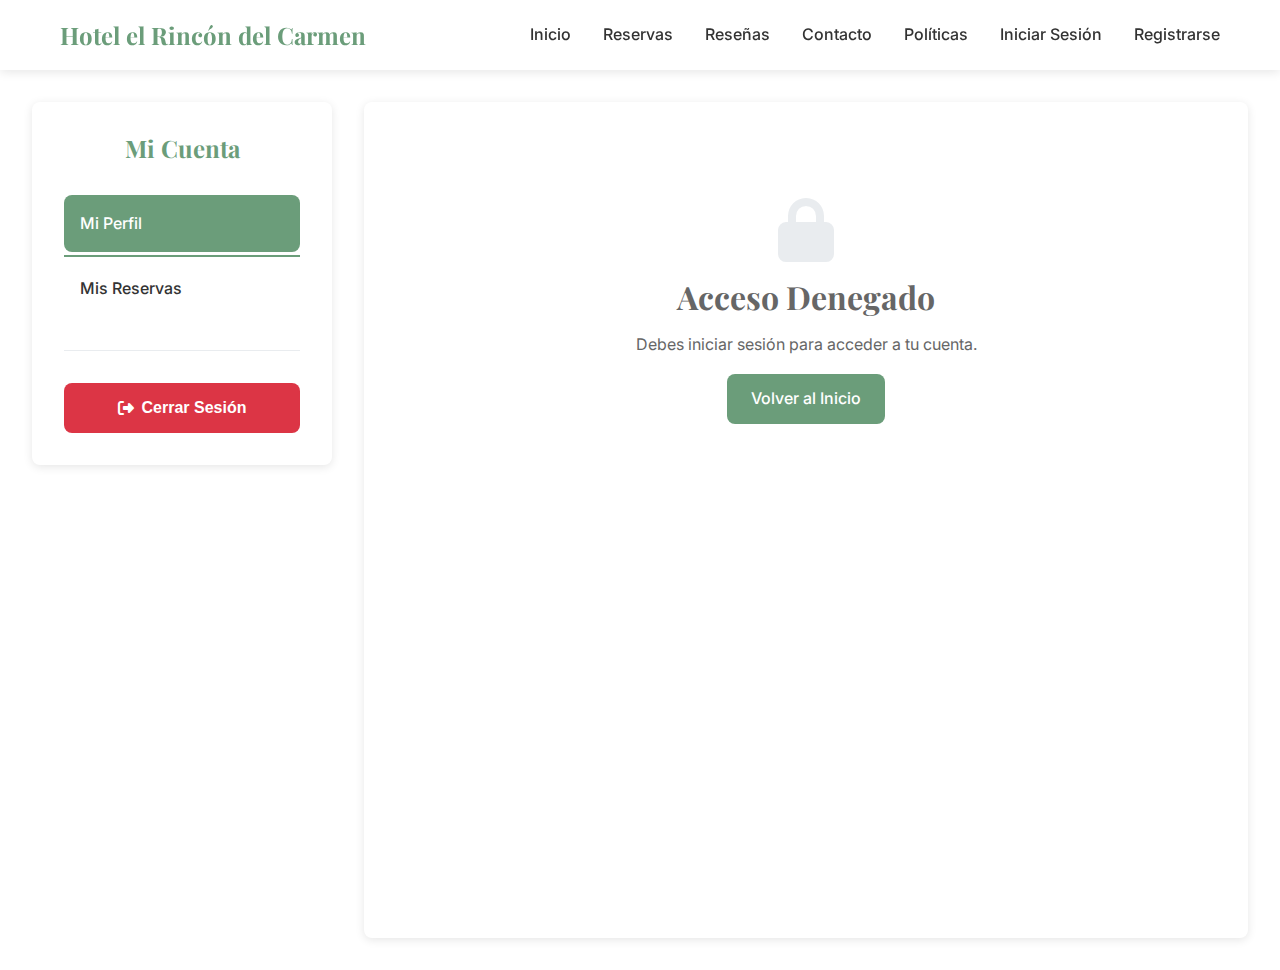
<file: pages/dashboard.html>
<!DOCTYPE html>
<html lang="es">
<head>
    <meta charset="UTF-8">
    <meta name="viewport" content="width=device-width, initial-scale=1.0">
    <title>Mi Cuenta - Hotel el Rincón del Carmen</title>
    <link rel="stylesheet" href="../css/style.css">
    <link rel="stylesheet" href="https://cdnjs.cloudflare.com/ajax/libs/font-awesome/6.5.1/css/all.min.css">
    <link rel="stylesheet" href="../css/dashboard.css">
    <link href="https://fonts.googleapis.com/css2?family=Playfair+Display:wght@400;700&family=Inter:wght@300;400;500;600&display=swap" rel="stylesheet">
</head>
<body>
    <site-navbar></site-navbar>

    <div class="dashboard-container">
        <!-- Sidebar -->
        <div class="dashboard-sidebar">
            <h3>Mi Cuenta</h3>
            <ul class="sidebar-nav">
                <li><a href="#" class="nav-link active" data-section="profile">Mi Perfil</a></li>
                <li><a href="#" class="nav-link" data-section="reservations">Mis Reservas</a></li>
            </ul>
            <div class="logout-section">
                <button id="dashboard-logout-btn" class="btn btn-danger logout-btn">
                    <i class="fas fa-sign-out-alt"></i> Cerrar Sesión
                </button>
            </div>
        </div>

        <!-- Main Content -->
        <div class="dashboard-main">
            <!-- Profile Section -->
            <div id="profile-section" class="dashboard-section active">
                <div class="dashboard-header">
                    <h1>Mi Perfil</h1>
                    <p>Gestiona tu información personal</p>
                </div>

                <div class="profile-info" id="profile-info">
                    <!-- Profile info will be loaded here -->
                </div>

                <div class="edit-form" id="edit-form" style="display: none;">
                    <h3>Editar Perfil</h3>
                    <form id="profile-form">
                        <div class="form-row">
                            <div class="form-group">
                                <label for="edit-name">Nombre Completo:</label>
                                <input type="text" id="edit-name" required>
                            </div>
                            <div class="form-group">
                                <label for="edit-email">Email:</label>
                                <input type="email" id="edit-email" required>
                            </div>
                        </div>
                        
                        <div class="form-row">
                            <div class="form-group">
                                <label for="edit-phone">Teléfono:</label>
                                <input type="tel" id="edit-phone" required>
                            </div>
                            <div class="form-group">
                                <label for="edit-nationality">Nacionalidad:</label>
                                <input type="text" id="edit-nationality" required>
                            </div>
                        </div>
                        
                        <div class="form-actions">
                            <button type="button" class="btn btn-secondary" onclick="cancelEdit()">Cancelar</button>
                            <button type="submit" class="btn btn-primary">Guardar Cambios</button>
                        </div>
                    </form>
                </div>
            </div>

            <!-- Reservations Section -->
            <div id="reservations-section" class="dashboard-section">
                <div class="dashboard-header">
                    <h1>Mis Reservas</h1>
                    <p>Gestiona tus reservas y reservaciones</p>
                </div>

                <div class="reservations-grid" id="reservations-grid">
                    <!-- Reservations will be loaded here -->
                </div>
            </div>
        </div>
    </div>

    <auth-modals></auth-modals>

    <script src="../js/components.js"></script>
    <script src="../js/app.js"></script>
    <script src="../js/auth.js"></script>
    <script src="../js/booking.js"></script>
    <script>
        // Dashboard functionality
        class UserDashboard {
            constructor() {
                this.currentUser = null;
                this.setupEventListeners();
                this.checkAuth();
            }

            setupEventListeners() {
                // Navigation
                document.querySelectorAll('.sidebar-nav a').forEach(link => {
                    link.addEventListener('click', (e) => {
                        e.preventDefault();
                        this.showSection(link.dataset.section);
                    });
                });

                // Profile form
                const profileForm = document.getElementById('profile-form');
                if (profileForm) {
                    profileForm.addEventListener('submit', (e) => {
                        e.preventDefault();
                        this.updateProfile();
                    });
                }

                // (password-form eliminado/no existe)
            }

            checkAuth() {
                const savedUser = localStorage.getItem('current_user');
                if (savedUser) {
                    try {
                        this.currentUser = JSON.parse(savedUser);
                        if (this.currentUser && this.currentUser.id) {
                            this.loadProfile();
                            this.loadReservations();
                        } else {
                            this.showAccessDenied();
                        }
                    } catch (error) {
                        console.error('Error parsing user data:', error);
                        this.showAccessDenied();
                    }
                } else {
                    this.showAccessDenied();
                }
            }

            showAccessDenied() {
                document.querySelector('.dashboard-main').innerHTML = `
                    <div class="access-denied">
                        <i class="fas fa-lock"></i>
                        <h2>Acceso Denegado</h2>
                        <p>Debes iniciar sesión para acceder a tu cuenta.</p>
                        <a href="../index.html" class="btn btn-primary">Volver al Inicio</a>
                    </div>
                `;
            }

            showSection(sectionName) {
                // Hide all sections
                document.querySelectorAll('.dashboard-section').forEach(section => {
                    section.classList.remove('active');
                });

                // Show selected section
                const targetSection = document.getElementById(`${sectionName}-section`);
                if (targetSection) {
                    targetSection.classList.add('active');
                }

                // Update navigation
                document.querySelectorAll('.sidebar-nav a').forEach(link => {
                    link.classList.remove('active');
                });
                document.querySelector(`[data-section="${sectionName}"]`).classList.add('active');

                // Load section data
                if (sectionName === 'reservations') {
                    this.loadReservations();
                }
            }

            loadProfile() {
                if (!this.currentUser) return;

                const profileInfo = document.getElementById('profile-info');
                profileInfo.innerHTML = `
                    <div class="info-card">
                        <h4>Información Personal</h4>
                        <div class="info-item">
                            <span class="info-label">Nombre:</span>
                            <span class="info-value">${this.currentUser.name}</span>
                        </div>
                        <div class="info-item">
                            <span class="info-label">Email:</span>
                            <span class="info-value">${this.currentUser.email}</span>
                        </div>
                        <div class="info-item">
                            <span class="info-label">Teléfono:</span>
                            <span class="info-value">${this.currentUser.phone}</span>
                        </div>
                        <div class="info-item">
                            <span class="info-label">Nacionalidad:</span>
                            <span class="info-value">${this.currentUser.nationality}</span>
                        </div>
                        <div class="info-item">
                            <span class="info-label">ID:</span>
                            <span class="info-value">${this.currentUser.idNumber}</span>
                        </div>
                    </div>
                    <div class="info-card">
                        <h4>Estadísticas</h4>
                        <div class="info-item">
                            <span class="info-label">Reservas Totales:</span>
                            <span class="info-value">${this.getUserReservations().length}</span>
                        </div>
                        <div class="info-item">
                            <span class="info-label">Reservas Activas:</span>
                            <span class="info-value">${this.getUserReservations().filter(r => r.status === 'confirmed').length}</span>
                        </div>
                        <div class="info-item">
                            <span class="info-label">Miembro desde:</span>
                            <span class="info-value">${this.formatDate(this.currentUser.createdAt || new Date().toISOString())}</span>
                        </div>
                    </div>
                `;
            }

            loadReservations() {
                const reservations = this.getUserReservations();
                const reservationsGrid = document.getElementById('reservations-grid');

                if (reservations.length === 0) {
                    reservationsGrid.innerHTML = `
                        <div class="no-reservations">
                            <i class="fas fa-calendar-times"></i>
                            <h3>No tienes reservas</h3>
                            <p>¡Haz tu primera reserva y disfruta de una estadía inolvidable!</p>
                            <a href="availability.html" class="btn btn-primary">Hacer Reserva</a>
                        </div>
                    `;
                    return;
                }

                reservationsGrid.innerHTML = reservations.map(reservation => {
                    const room = window.hotelApp.rooms.find(r => r.id === reservation.roomId);
                    const statusClass = reservation.status === 'confirmed' ? 'status-confirmed' : 
                                       reservation.status === 'cancelled' ? 'status-cancelled' : 'status-pending';
                    
                    const statusText = reservation.status === 'confirmed' ? 'Confirmada' : 
                                      reservation.status === 'cancelled' ? 'Cancelada' : 'Pendiente';

                    return `
                        <div class="reservation-card">
                            <div class="reservation-header">
                                <h3>Reserva #${reservation.id}</h3>
                                <span class="status-badge ${statusClass}">${statusText}</span>
                            </div>
                            <div class="reservation-details">
                                <div class="detail-row">
                                    <span class="label">Habitación:</span>
                                    <span class="value">${room ? room.name : 'N/A'}</span>
                                </div>
                                <div class="detail-row">
                                    <span class="label">Fechas:</span>
                                    <span class="value">${this.formatDate(reservation.checkIn)} - ${this.formatDate(reservation.checkOut)}</span>
                                </div>
                                <div class="detail-row">
                                    <span class="label">Huéspedes:</span>
                                    <span class="value">${reservation.guests} persona${reservation.guests > 1 ? 's' : ''}</span>
                                </div>
                                <div class="detail-row">
                                    <span class="label">Total:</span>
                                    <span class="value">$${reservation.totalPrice.toLocaleString()}</span>
                                </div>
                                ${reservation.notes ? `
                                    <div class="detail-row">
                                        <span class="label">Notas:</span>
                                        <span class="value">${reservation.notes}</span>
                                    </div>
                                ` : ''}
                            </div>
                            <div class="reservation-actions">
                                <small class="admin-notice">Para modificar o cancelar reserva contactar con el administrador</small>
                            </div>
                        </div>
                    `;
                }).join('');
            }

            getUserReservations() {
                if (!this.currentUser) return [];
                return window.hotelApp.reservations.filter(r => r.userId === this.currentUser.id);
            }

            updateProfile() {
                const formData = {
                    name: document.getElementById('edit-name').value,
                    email: document.getElementById('edit-email').value,
                    phone: document.getElementById('edit-phone').value,
                    nationality: document.getElementById('edit-nationality').value
                };

                // Update in localStorage
                const users = JSON.parse(localStorage.getItem('hotel_users') || '[]');
                const userIndex = users.findIndex(u => u.id === this.currentUser.id);
                
                if (userIndex !== -1) {
                    users[userIndex] = { ...users[userIndex], ...formData };
                    localStorage.setItem('hotel_users', JSON.stringify(users));
                    
                    // Update current user
                    this.currentUser = { ...this.currentUser, ...formData };
                    localStorage.setItem('current_user', JSON.stringify(this.currentUser));
                    
                    alert('Perfil actualizado exitosamente');
                    this.loadProfile();
                    this.hideEditForm();
                }
            }

            // Reservation modification and cancellation methods removed - only admin can manage reservations

            showEditForm() {
                document.getElementById('edit-form').style.display = 'block';
                
                // Populate form with current data
                document.getElementById('edit-name').value = this.currentUser.name;
                document.getElementById('edit-email').value = this.currentUser.email;
                document.getElementById('edit-phone').value = this.currentUser.phone;
                document.getElementById('edit-nationality').value = this.currentUser.nationality;
            }

            hideEditForm() {
                document.getElementById('edit-form').style.display = 'none';
            }

            formatDate(dateString) {
                return new Date(dateString).toLocaleDateString('es-ES', {
                    year: 'numeric',
                    month: 'long',
                    day: 'numeric'
                });
            }
        }

        // Global functions
        window.cancelEdit = function() {
            window.userDashboard.hideEditForm();
        };

        // Initialize dashboard when DOM is loaded
        document.addEventListener('DOMContentLoaded', () => {
            if (window.hotelApp) {
                window.userDashboard = new UserDashboard();
            }
            
            // Add logout button event listener
            const logoutBtn = document.getElementById('dashboard-logout-btn');
            if (logoutBtn) {
                logoutBtn.addEventListener('click', () => {
                    if (confirm('¿Estás seguro de que quieres cerrar sesión?')) {
                        if (window.hotelApp) {
                            window.hotelApp.logout();
                            // Redirect to home page after logout
                            setTimeout(() => {
                                window.location.href = '../index.html';
                            }, 1000);
                        }
                    }
                });
            }
        });
    </script>
</body>
</html>
</file>
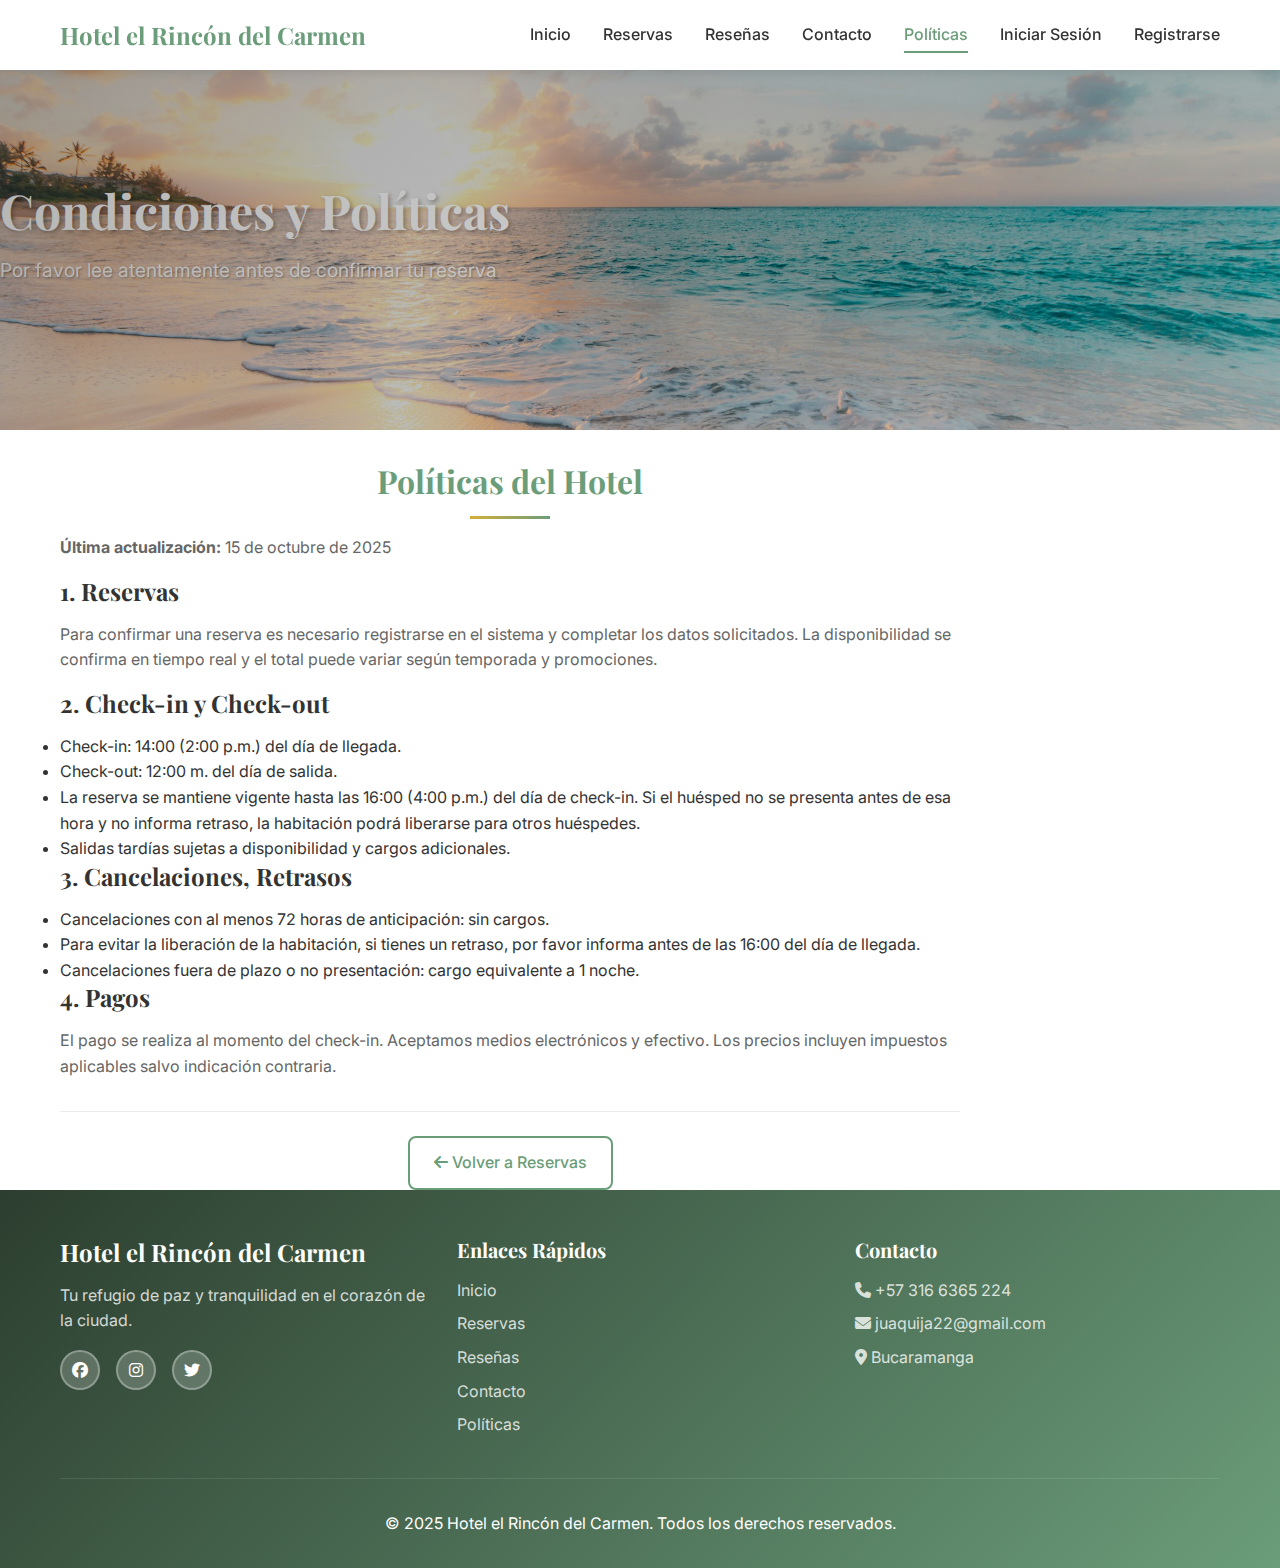
<file: pages/politicas.html>
<!DOCTYPE html>
<html lang="es">
<head>
    <meta charset="UTF-8">
    <meta name="viewport" content="width=device-width, initial-scale=1.0">
    <title>Condiciones y Políticas - Hotel el Rincón del Carmen</title>
    <link rel="stylesheet" href="../css/style.css">
    <link rel="stylesheet" href="https://cdnjs.cloudflare.com/ajax/libs/font-awesome/6.5.1/css/all.min.css">
    <link href="https://fonts.googleapis.com/css2?family=Playfair+Display:wght@400;700&family=Inter:wght@300;400;500;600&display=swap" rel="stylesheet">
</head>
<body>
    <site-navbar></site-navbar>

    <section class="hero reviews-hero" style="background-image: url('../images/playa.jpg'); min-height: 40vh;">
        <div class="reviews-hero-content">
            <h1 class="hero-title">Condiciones y Políticas</h1>
            <p class="hero-subtitle">Por favor lee atentamente antes de confirmar tu reserva</p>
        </div>
    </section>

    <section class="reviews-section" style="padding-top: 2rem;">
        <div class="container">
            <div class="reviews-form" style="max-width: 900px;">
                <h2 class="section-title">Políticas del Hotel</h2>
                <p><strong>Última actualización:</strong> 15 de octubre de 2025</p>

                <h3>1. Reservas</h3>
                <p>Para confirmar una reserva es necesario registrarse en el sistema y completar los datos solicitados. La disponibilidad se confirma en tiempo real y el total puede variar según temporada y promociones.</p>

                <h3>2. Check-in y Check-out</h3>
                <ul>
                    <li>Check-in: 14:00 (2:00 p.m.) del día de llegada.</li>
                    <li>Check-out: 12:00 m. del día de salida.</li>
                    <li>La reserva se mantiene vigente hasta las 16:00 (4:00 p.m.) del día de check-in. Si el huésped no se presenta antes de esa hora y no informa retraso, la habitación podrá liberarse para otros huéspedes.</li>
                    <li>Salidas tardías sujetas a disponibilidad y cargos adicionales.</li>
                </ul>

                <h3>3. Cancelaciones, Retrasos</h3>
                <ul>
                    <li>Cancelaciones con al menos 72 horas de anticipación: sin cargos.</li>
                    <li>Para evitar la liberación de la habitación, si tienes un retraso, por favor informa antes de las 16:00 del día de llegada.</li>
                    <li>Cancelaciones fuera de plazo o no presentación: cargo equivalente a 1 noche.</li>
                </ul>

                <h3>4. Pagos</h3>
                <p>El pago se realiza al momento del check-in. Aceptamos medios electrónicos y efectivo. Los precios incluyen impuestos aplicables salvo indicación contraria.</p>

                <div class="modal-actions" style="justify-content: center;">
                    <a href="availability.html" class="btn btn-secondary"><i class="fas fa-arrow-left"></i> Volver a Reservas</a>
                </div>
            </div>
        </div>
    </section>

    <auth-modals></auth-modals>
    <site-footer></site-footer>

    <script src="../js/components.js"></script>
    <script src="../js/app.js"></script>
    <script src="../js/auth.js"></script>
    <script src="../js/booking.js"></script>
</body>
</html>
</file>
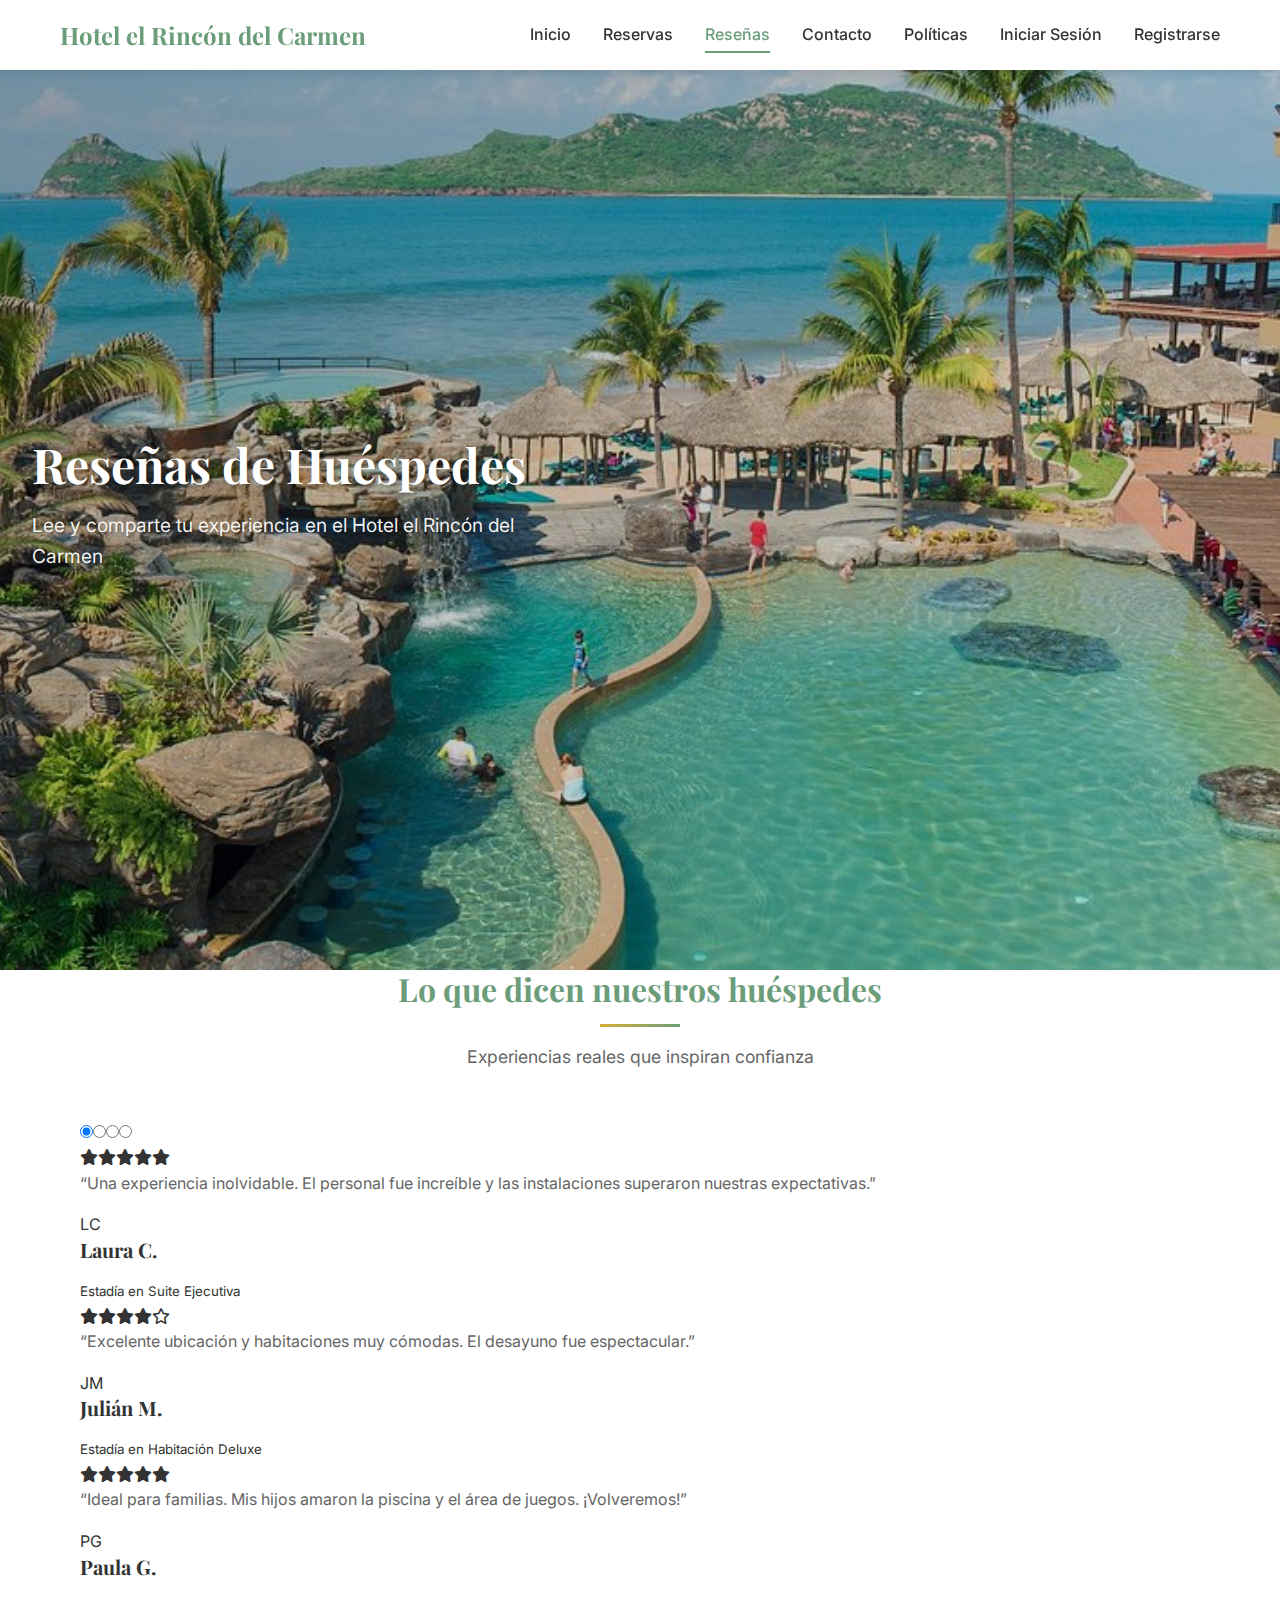
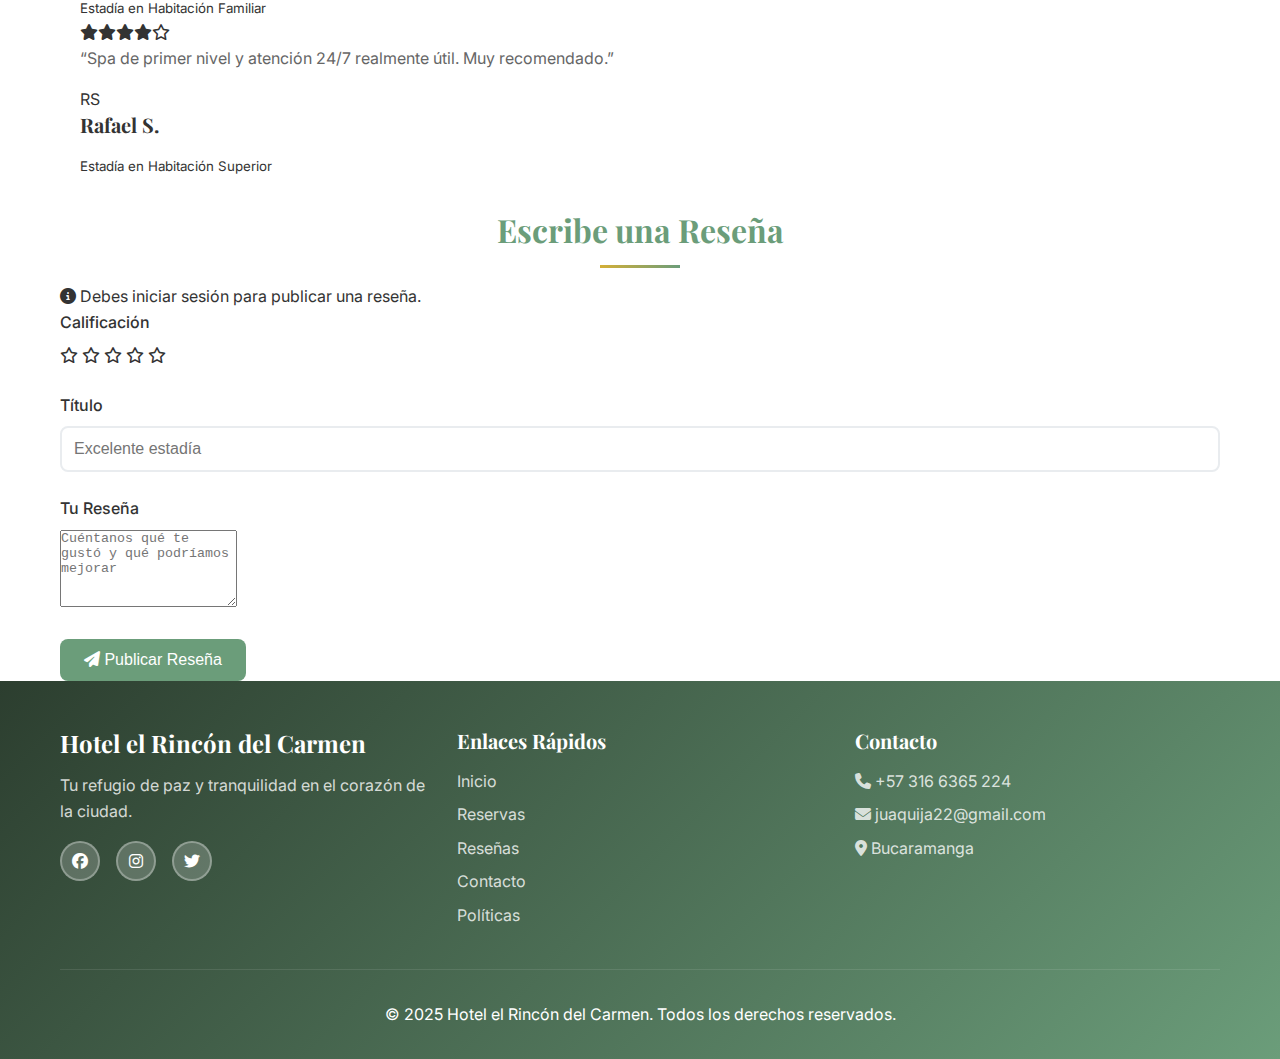
<file: pages/reviews.html>
<!DOCTYPE html>
<html lang="es">
<head>
    <meta charset="UTF-8">
    <meta name="viewport" content="width=device-width, initial-scale=1.0">
    <title>Reseñas - Hotel el Rincón del Carmen</title>
    <link rel="stylesheet" href="../css/style.css">
    <link rel="icon" type="image/png" href="../images/logo.png">
    <link rel="stylesheet" href="https://cdnjs.cloudflare.com/ajax/libs/font-awesome/6.5.1/css/all.min.css">
    <link href="https://fonts.googleapis.com/css2?family=Playfair+Display:wght@400;700&family=Inter:wght@300;400;500;600&display=swap" rel="stylesheet">
</head>
<body>
    <site-navbar></site-navbar>

    <section class="hero reviews-hero">
        <div class="hero-content reviews-hero-content">
            <h1 class="hero-title">Reseñas de Huéspedes</h1>
            <p class="hero-subtitle">Lee y comparte tu experiencia en el Hotel el Rincón del Carmen</p>
        </div>
        <div class="hero-image">
            <img src="../images/playa.jpg" alt="Hotel el Rincón del Carmen">
        </div>
    </section>

    <section class="reviews-section">
        <div class="container">
            <testimonials-carousel></testimonials-carousel>
            <div class="reviews-form" style="margin-top:2rem;">
                <h2 class="section-title">Escribe una Reseña</h2>
                <div id="login-required-reviews" class="notice" style="display:none;">
                    <i class="fas fa-info-circle"></i>
                    Debes iniciar sesión para publicar una reseña.
                </div>
                <form id="review-form">
                    <div class="form-group">
                        <label for="review-rating">Calificación</label>
                        <div class="rating-input" id="rating-input">
                            <i data-value="1" class="fa-regular fa-star"></i>
                            <i data-value="2" class="fa-regular fa-star"></i>
                            <i data-value="3" class="fa-regular fa-star"></i>
                            <i data-value="4" class="fa-regular fa-star"></i>
                            <i data-value="5" class="fa-regular fa-star"></i>
                        </div>
                        <input type="hidden" id="review-rating" value="0" required>
                    </div>
                    <div class="form-group">
                        <label for="review-title">Título</label>
                        <input type="text" id="review-title" placeholder="Excelente estadía" required>
                    </div>
                    <div class="form-group">
                        <label for="review-text">Tu Reseña</label>
                        <textarea id="review-text" rows="5" placeholder="Cuéntanos qué te gustó y qué podríamos mejorar" required></textarea>
                    </div>
                    <button type="submit" class="btn btn-primary"><i class="fas fa-paper-plane"></i> Publicar Reseña</button>
                </form>
            </div>
        </div>
    </section>

    <site-footer></site-footer>

    <auth-modals></auth-modals>

    <script src="../js/components.js"></script>
    <script src="../js/app.js"></script>
    <script src="../js/auth.js"></script>
    <script src="../js/reviews.js"></script>
</body>
</html>
</file>
<file: css/dashboard.css>
.dashboard-container {
    display: grid;
    grid-template-columns: 300px 1fr;
    min-height: 100vh;
    margin-top: 70px;
    gap: 2rem;
    padding: 2rem;
}

.dashboard-sidebar {
    background-color: var(--bg-white);
    border-radius: var(--border-radius);
    box-shadow: var(--shadow);
    padding: 2rem;
    height: fit-content;
}

.dashboard-sidebar h3 {
    color: var(--primary-color);
    margin-bottom: 2rem;
    text-align: center;
}

.sidebar-nav {
    list-style: none;
}

.sidebar-nav li {
    margin-bottom: 0.5rem;
}

.sidebar-nav a {
    display: block;
    padding: 1rem;
    color: var(--text-dark);
    text-decoration: none;
    border-radius: var(--border-radius);
    transition: var(--transition);
}

.sidebar-nav a:hover,
.sidebar-nav a.active {
    background-color: var(--primary-color);
    color: var(--text-white);
}

.logout-section {
    margin-top: 2rem;
    padding-top: 2rem;
    border-top: 1px solid var(--border-color);
}

.logout-btn {
    width: 100%;
    padding: 1rem;
    background-color: #dc3545;
    color: white;
    border: none;
    border-radius: var(--border-radius);
    font-size: 1rem;
    font-weight: 600;
    cursor: pointer;
    transition: var(--transition);
    display: flex;
    align-items: center;
    justify-content: center;
    gap: 0.5rem;
}

.logout-btn:hover {
    background-color: #c82333;
    transform: translateY(-2px);
}

.dashboard-main {
    background-color: var(--bg-white);
    border-radius: var(--border-radius);
    box-shadow: var(--shadow);
    padding: 2rem;
}

.dashboard-header {
    margin-bottom: 2rem;
    padding-bottom: 1rem;
    border-bottom: 2px solid var(--border-color);
}

.dashboard-header h1 {
    color: var(--primary-color);
    margin-bottom: 0.5rem;
}

.dashboard-section {
    display: none;
}

.dashboard-section.active {
    display: block;
}

.profile-info {
    display: grid;
    grid-template-columns: repeat(auto-fit, minmax(250px, 1fr));
    gap: 2rem;
    margin-bottom: 2rem;
}

.info-card {
    background-color: var(--bg-light);
    padding: 1.5rem;
    border-radius: var(--border-radius);
}

.info-card h4 {
    color: var(--primary-color);
    margin-bottom: 1rem;
}

.info-item {
    display: flex;
    justify-content: space-between;
    margin-bottom: 0.5rem;
}

.info-item:last-child {
    margin-bottom: 0;
}

.info-label {
    font-weight: 500;
    color: var(--text-dark);
}

.info-value {
    color: var(--text-light);
}

.reservations-grid {
    display: grid;
    gap: 1.5rem;
}

.reservation-card {
    background-color: var(--bg-light);
    border-radius: var(--border-radius);
    padding: 1.5rem;
    border-left: 4px solid var(--primary-color);
}

.reservation-header {
    display: flex;
    justify-content: space-between;
    align-items: center;
    margin-bottom: 1rem;
}

.reservation-header h3 {
    color: var(--primary-color);
    margin: 0;
}

.status-badge {
    padding: 0.25rem 0.75rem;
    border-radius: 20px;
    font-size: 0.8rem;
    font-weight: 500;
}

.status-confirmed {
    background-color: #d4edda;
    color: #155724;
}

.status-cancelled {
    background-color: #f8d7da;
    color: #721c24;
}

.status-pending {
    background-color: #fff3cd;
    color: #856404;
}

.reservation-details {
    display: grid;
    grid-template-columns: repeat(auto-fit, minmax(200px, 1fr));
    gap: 1rem;
    margin-bottom: 1rem;
}

.detail-row {
    display: flex;
    flex-direction: column;
}

.detail-row .label {
    font-weight: 500;
    color: var(--text-dark);
    font-size: 0.9rem;
}

.detail-row .value {
    color: var(--text-light);
}

.reservation-actions {
    display: flex;
    gap: 1rem;
    flex-wrap: wrap;
}

.btn-danger {
    background-color: #dc3545;
    color: var(--text-white);
}

.btn-danger:hover {
    background-color: #c82333;
}

.edit-form {
    background-color: var(--bg-light);
    padding: 2rem;
    border-radius: var(--border-radius);
    margin-bottom: 2rem;
}

.edit-form h3 {
    color: var(--primary-color);
    margin-bottom: 1.5rem;
}

.form-row {
    display: grid;
    grid-template-columns: repeat(auto-fit, minmax(250px, 1fr));
    gap: 1rem;
    margin-bottom: 1rem;
}

.form-group {
    margin-bottom: 1rem;
}

.form-group label {
    display: block;
    margin-bottom: 0.5rem;
    font-weight: 500;
    color: var(--text-dark);
}

.form-group input {
    width: 100%;
    padding: 10px;
    border: 2px solid var(--border-color);
    border-radius: var(--border-radius);
    font-size: 1rem;
    transition: var(--transition);
}

.form-group input:focus {
    outline: none;
    border-color: var(--primary-color);
    box-shadow: 0 0 0 3px rgba(44, 85, 48, 0.1);
}

.form-actions {
    display: flex;
    gap: 1rem;
    justify-content: flex-end;
}

.no-reservations {
    text-align: center;
    padding: 3rem;
    color: var(--text-light);
}

.no-reservations i {
    font-size: 4rem;
    color: var(--border-color);
    margin-bottom: 1rem;
}

.access-denied {
    text-align: center;
    padding: 4rem 2rem;
    color: var(--text-light);
}

.access-denied i {
    font-size: 4rem;
    color: var(--border-color);
    margin-bottom: 1rem;
}

@media (max-width: 768px) {
    .dashboard-container {
        grid-template-columns: 1fr;
        padding: 1rem;
    }
    
    .dashboard-sidebar {
        order: 2;
    }
    
    .dashboard-main {
        order: 1;
    }
    
    .profile-info {
        grid-template-columns: 1fr;
    }
    
    .reservation-details {
        grid-template-columns: 1fr;
    }
    
    .form-row {
        grid-template-columns: 1fr;
    }
    
    .reservation-actions {
        flex-direction: column;
    }
}
</file>
<file: css/availability.css>
.availability-hero {
    min-height: 50vh;
    margin-top: 70px;
}

.availability-hero-content {
    text-align: center;
    width: 100%;
}

.tabs-section {
    padding: 2rem 0;
    background-color: var(--bg-light);
}

.hidden {
    display: none;
}

.availability-section {
    padding: 2rem 0;
    background-color: var(--bg-light);
}

.search-form {
    background-color: var(--bg-white);
    padding: 2rem;
    border-radius: var(--border-radius);
    box-shadow: var(--shadow);
    margin-bottom: 2rem;
}

.search-form-title {
    margin-bottom: 1.5rem;
    color: var(--primary-color);
}

.login-notice {
    background-color: #fff3cd;
    border-left: 4px solid #ffc107;
    padding: 1rem;
    margin-bottom: 1.5rem;
    border-radius: 4px;
    display: none;
}

.login-notice-text {
    margin: 0;
    color: #856404;
    font-weight: 500;
}

.login-notice-link {
    color: #856404;
    text-decoration: underline;
}

.form-row {
    display: grid;
    grid-template-columns: repeat(auto-fit, minmax(200px, 1fr));
    gap: 1rem;
    margin-bottom: 1.5rem;
}

.form-group {
    margin-bottom: 0;
}

.form-group label {
    display: block;
    margin-bottom: 0.5rem;
    font-weight: 500;
    color: var(--text-dark);
}

.form-group input,
.form-group select {
    width: 100%;
    padding: 12px;
    border: 2px solid var(--border-color);
    border-radius: var(--border-radius);
    font-size: 1rem;
    transition: var(--transition);
}

.form-group input:focus,
.form-group select:focus {
    outline: none;
    border-color: var(--primary-color);
    box-shadow: 0 0 0 3px rgba(44, 85, 48, 0.1);
}

.search-btn {
    width: 100%;
    padding: 15px;
    font-size: 1.1rem;
}

.results-section {
    padding: 2rem 0;
}

.results-header {
    display: flex;
    justify-content: space-between;
    align-items: center;
    margin-bottom: 2rem;
    flex-wrap: wrap;
    gap: 1rem;
}

.results-count {
    color: var(--text-light);
}

.sort-controls {
    display: flex;
    gap: 1rem;
    align-items: center;
}

.sort-controls select {
    padding: 8px 12px;
    border: 2px solid var(--border-color);
    border-radius: var(--border-radius);
    background-color: var(--bg-white);
}

.rooms-grid {
    display: grid;
    grid-template-columns: repeat(auto-fill, minmax(350px, 1fr));
    gap: 2rem;
}

.room-card-detailed {
    background-color: var(--bg-white);
    border-radius: var(--border-radius);
    overflow: hidden;
    box-shadow: var(--shadow);
    transition: var(--transition);
}

.room-card-detailed:hover {
    transform: translateY(-5px);
    box-shadow: var(--shadow-hover);
}

.room-image-large {
    height: 250px;
    overflow: hidden;
    position: relative;
}

.room-image-large img {
    width: 100%;
    height: 100%;
    object-fit: cover;
    transition: var(--transition);
}

.room-card-detailed:hover .room-image-large img {
    transform: scale(1.05);
}

.room-badge {
    position: absolute;
    top: 1rem;
    right: 1rem;
    background-color: var(--primary-color);
    color: var(--text-white);
    padding: 0.5rem 1rem;
    border-radius: var(--border-radius);
    font-size: 0.9rem;
    font-weight: 500;
}

.room-content-detailed {
    padding: 2rem;
}

.room-title-large {
    font-size: 1.5rem;
    margin-bottom: 0.5rem;
    color: var(--primary-color);
}

.room-price-large {
    font-size: 2rem;
    font-weight: 700;
    color: var(--accent-color);
    margin-bottom: 1rem;
}

.room-description {
    color: var(--text-light);
    margin-bottom: 1.5rem;
    line-height: 1.6;
}

.room-details {
    display: grid;
    grid-template-columns: repeat(auto-fit, minmax(120px, 1fr));
    gap: 1rem;
    margin-bottom: 1.5rem;
}

.detail-item {
    text-align: center;
    padding: 1rem;
    background-color: var(--bg-light);
    border-radius: var(--border-radius);
}

.detail-item i {
    font-size: 1.5rem;
    color: var(--primary-color);
    margin-bottom: 0.5rem;
}

.detail-item span {
    display: block;
    font-weight: 500;
    color: var(--text-dark);
}

.room-features-detailed {
    margin-bottom: 2rem;
}

.room-features-detailed h4 {
    color: var(--primary-color);
    margin-bottom: 1rem;
}

.features-list {
    display: grid;
    grid-template-columns: repeat(auto-fit, minmax(150px, 1fr));
    gap: 0.5rem;
}

.features-list li {
    padding: 0.5rem;
    background-color: var(--bg-light);
    border-radius: var(--border-radius);
    font-size: 0.9rem;
    color: var(--text-light);
}

.features-list li i {
    color: var(--primary-color);
    margin-right: 0.5rem;
}

.booking-info {
    background-color: var(--bg-light);
    padding: 1.5rem;
    border-radius: var(--border-radius);
    margin-bottom: 1.5rem;
}

.booking-info h4 {
    color: var(--primary-color);
    margin-bottom: 1rem;
}

.booking-details {
    display: grid;
    grid-template-columns: repeat(auto-fit, minmax(150px, 1fr));
    gap: 1rem;
}

.booking-detail {
    text-align: center;
}

.booking-detail span {
    display: block;
    font-weight: 500;
    color: var(--text-dark);
}

.booking-detail small {
    color: var(--text-light);
}

.total-price {
    background-color: var(--primary-color);
    color: var(--text-white);
    padding: 1rem;
    border-radius: var(--border-radius);
    text-align: center;
    margin-bottom: 1.5rem;
}

.total-price h3 {
    color: var(--text-white);
    margin-bottom: 0.5rem;
}

.book-btn {
    width: 100%;
    padding: 15px;
    font-size: 1.1rem;
}

.no-results {
    text-align: center;
    padding: 3rem;
    color: var(--text-light);
}

.no-results i {
    font-size: 4rem;
    color: var(--border-color);
    margin-bottom: 1rem;
}

.loading {
    text-align: center;
    padding: 3rem;
}

.loading i {
    font-size: 2rem;
    color: var(--primary-color);
    animation: spin 1s linear infinite;
}

.my-reservations-section {
    padding: 2rem 0;
}

.my-reservations-title {
    text-align: center;
    margin-bottom: 2rem;
    color: var(--primary-color);
}

.login-required {
    text-align: center;
    padding: 3rem;
}

.login-required-icon {
    font-size: 4rem;
    color: var(--border-color);
    margin-bottom: 1rem;
}

.booking-modal-content {
    max-width: 600px;
}

.booking-form-actions {
    display: flex;
    gap: 1rem;
}

.booking-form-actions button {
    flex: 1;
}

@media (max-width: 768px) {
    .form-row {
        grid-template-columns: 1fr;
    }
    
    .results-header {
        flex-direction: column;
        align-items: stretch;
    }
    
    .sort-controls {
        justify-content: center;
    }
    
    .rooms-grid {
        grid-template-columns: 1fr;
    }
    
    .room-details {
        grid-template-columns: repeat(2, 1fr);
    }
    
    .features-list {
        grid-template-columns: 1fr;
    }
    
    .booking-details {
        grid-template-columns: repeat(2, 1fr);
    }
}
</file>
<file: css/contact.css>
.contact-hero {
    background: linear-gradient(135deg, var(--primary-color) 0%, #1e3a21 100%);
    color: var(--text-white);
    padding: 5rem 0;
    text-align: center;
}

.contact-hero h1 {
    color: var(--text-white);
    margin-bottom: 1rem;
}

.contact-hero p {
    color: rgba(255,255,255,0.9);
    font-size: 1.2rem;
}

.contact-section {
    padding: 5rem 0;
}

.contact-grid {
    display: grid;
    grid-template-columns: 1fr 1fr;
    gap: 4rem;
    margin-bottom: 4rem;
}

.contact-info {
    background-color: var(--bg-white);
    padding: 2rem;
    border-radius: var(--border-radius);
    box-shadow: var(--shadow);
}

.contact-info h3 {
    color: var(--primary-color);
    margin-bottom: 2rem;
}

.contact-item {
    display: flex;
    align-items: center;
    margin-bottom: 2rem;
    padding: 1rem;
    background-color: var(--bg-light);
    border-radius: var(--border-radius);
    transition: var(--transition);
}

.contact-item:hover {
    transform: translateX(5px);
    box-shadow: var(--shadow);
}

.contact-item i {
    font-size: 1.5rem;
    color: var(--primary-color);
    margin-right: 1rem;
    width: 30px;
    text-align: center;
}

.contact-item-content h4 {
    color: var(--text-dark);
    margin-bottom: 0.5rem;
}

.contact-item-content p {
    color: var(--text-light);
    margin: 0;
}

.contact-form {
    background-color: var(--bg-white);
    padding: 2rem;
    border-radius: var(--border-radius);
    box-shadow: var(--shadow);
}

.contact-form h3 {
    color: var(--primary-color);
    margin-bottom: 2rem;
}

.form-row {
    display: grid;
    grid-template-columns: 1fr 1fr;
    gap: 1rem;
    margin-bottom: 1.5rem;
}

.form-group {
    margin-bottom: 1.5rem;
}

.form-group label {
    display: block;
    margin-bottom: 0.5rem;
    font-weight: 500;
    color: var(--text-dark);
}

.form-group input,
.form-group select,
.form-group textarea {
    width: 100%;
    padding: 12px;
    border: 2px solid var(--border-color);
    border-radius: var(--border-radius);
    font-size: 1rem;
    transition: var(--transition);
    font-family: inherit;
}

.form-group input:focus,
.form-group select:focus,
.form-group textarea:focus {
    outline: none;
    border-color: var(--primary-color);
    box-shadow: 0 0 0 3px rgba(44, 85, 48, 0.1);
}

.form-group textarea {
    resize: vertical;
    min-height: 120px;
}

.submit-btn {
    width: 100%;
    padding: 15px;
    font-size: 1.1rem;
}

.map-section {
    padding: 2rem 0;
    background-color: var(--bg-light);
}

.map-container {
    background-color: var(--bg-white);
    border-radius: var(--border-radius);
    overflow: hidden;
    box-shadow: var(--shadow);
    height: 400px;
    display: flex;
    align-items: center;
    justify-content: center;
    color: var(--text-light);
    font-size: 1.1rem;
}

.map-placeholder {
    text-align: center;
}

.map-placeholder i {
    font-size: 3rem;
    color: var(--border-color);
    margin-bottom: 1rem;
}

.hours-section {
    padding: 3rem 0;
}

.hours-grid {
    display: grid;
    grid-template-columns: repeat(auto-fit, minmax(250px, 1fr));
    gap: 2rem;
}

.hours-card {
    background-color: var(--bg-white);
    padding: 2rem;
    border-radius: var(--border-radius);
    box-shadow: var(--shadow);
    text-align: center;
}

.hours-card h4 {
    color: var(--primary-color);
    margin-bottom: 1rem;
}

.hours-list {
    list-style: none;
}

.hours-list li {
    padding: 0.5rem 0;
    border-bottom: 1px solid var(--border-color);
    display: flex;
    justify-content: space-between;
}

.hours-list li:last-child {
    border-bottom: none;
}

.hours-list .day {
    font-weight: 500;
    color: var(--text-dark);
}

.hours-list .time {
    color: var(--text-light);
}

.faq-section {
    padding: 3rem 0;
    background-color: var(--bg-light);
}

.faq-grid {
    display: grid;
    grid-template-columns: repeat(auto-fit, minmax(300px, 1fr));
    gap: 2rem;
}

.faq-item {
    background-color: var(--bg-white);
    border-radius: var(--border-radius);
    overflow: hidden;
    box-shadow: var(--shadow);
}

.faq-question {
    padding: 1.5rem;
    background-color: var(--primary-color);
    color: var(--text-white);
    cursor: pointer;
    display: flex;
    justify-content: space-between;
    align-items: center;
    transition: var(--transition);
}

.faq-question:hover {
    background-color: #1e3a21;
}

.faq-question h4 {
    color: var(--text-white);
    margin: 0;
}

.faq-question i {
    transition: var(--transition);
}

.faq-item.active .faq-question i {
    transform: rotate(180deg);
}

.faq-answer {
    padding: 0 1.5rem;
    max-height: 0;
    overflow: hidden;
    transition: max-height 0.3s ease;
}

.faq-item.active .faq-answer {
    padding: 1.5rem;
    max-height: 200px;
}

.faq-answer p {
    margin: 0;
    color: var(--text-light);
}

@media (max-width: 768px) {
    .contact-grid {
        grid-template-columns: 1fr;
        gap: 2rem;
    }
    
    .form-row {
        grid-template-columns: 1fr;
    }
    
    .contact-hero {
        padding: 3rem 0;
    }
    
    .contact-hero h1 {
        font-size: 2rem;
    }
    
    .contact-hero p {
        font-size: 1rem;
    }
}
</file>
<file: css/style.css>
/* Reset and Base Styles */
* {
    margin: 0;
    padding: 0;
    box-sizing: border-box;
}

:root {
    --primary-color: #6B9D7A;
    --accent-color: #D4AF37;
    --text-dark: #333;
    --text-light: #666;
    --text-white: #fff;
    --bg-light: #F8F9F5;
    --bg-white: #fff;
    --border-color: #e9ecef;
    --shadow: 0 2px 10px rgba(0,0,0,0.1);
    --shadow-hover: 0 5px 20px rgba(0,0,0,0.15);
    --border-radius: 8px;
    --transition: all 0.3s ease;
    --gold: #D4AF37;
    --light-green: #6B9D7A;
    --cream: #F9F7F1;
}

body {
    font-family: 'Inter', sans-serif;
    line-height: 1.6;
    color: var(--text-dark);
    background-color: var(--bg-white);
}

.container {
    max-width: 1200px;
    margin: 0 auto;
    padding: 0 20px;
}

/* Typography */
h1, h2, h3, h4, h5, h6 {
    font-family: 'Playfair Display', serif;
    font-weight: 700;
    line-height: 1.2;
    margin-bottom: 1rem;
}

h1 { font-size: 2.5rem; }
h2 { font-size: 2rem; }
h3 { font-size: 1.5rem; }
h4 { font-size: 1.25rem; }

p {
    margin-bottom: 1rem;
    color: var(--text-light);
}

/* Buttons */
.btn {
    display: inline-block;
    padding: 12px 24px;
    border: none;
    border-radius: var(--border-radius);
    text-decoration: none;
    font-weight: 500;
    text-align: center;
    cursor: pointer;
    transition: var(--transition);
    font-size: 1rem;
}

.btn-primary {
    background-color: var(--primary-color);
    color: var(--text-white);
}

.btn-primary:hover {
    background-color: #5A8A6A;
    transform: translateY(-2px);
    box-shadow: var(--shadow-hover);
}

.btn-secondary {
    background-color: transparent;
    color: var(--primary-color);
    border: 2px solid var(--primary-color);
}

.btn-secondary:hover {
    background-color: var(--primary-color);
    color: var(--text-white);
}

.btn-large {
    padding: 16px 32px;
    font-size: 1.1rem;
}

/* Navigation */
.navbar {
    background-color: var(--bg-white);
    box-shadow: var(--shadow);
    position: fixed;
    top: 0;
    width: 100%;
    z-index: 1000;
    transition: var(--transition);
}

.nav-container {
    max-width: 1200px;
    margin: 0 auto;
    padding: 0 20px;
    display: flex;
    justify-content: space-between;
    align-items: center;
    height: 70px;
}

.nav-logo h2 {
    color: var(--primary-color);
    font-size: 1.5rem;
    margin: 0;
}

.nav-menu {
    display: flex;
    list-style: none;
    gap: 2rem;
}

.nav-link {
    text-decoration: none;
    color: var(--text-dark);
    font-weight: 500;
    transition: var(--transition);
    position: relative;
}

.nav-link:hover,
.nav-link.active {
    color: var(--primary-color);
}

.nav-link.active::after {
    content: '';
    position: absolute;
    bottom: -5px;
    left: 0;
    width: 100%;
    height: 2px;
    background-color: var(--primary-color);
}

.nav-toggle {
    display: none;
    flex-direction: column;
    cursor: pointer;
}

.bar {
    width: 25px;
    height: 3px;
    background-color: var(--text-dark);
    margin: 3px 0;
    transition: var(--transition);
}

/* Hero Section */
.hero {
    margin-top: 70px;
    min-height: 100vh;
    display: flex;
    align-items: center;
    background-image: url('../images/bienvenido-a-hotel-playa.jpg');
    background-size: cover;
    background-position: center;
    background-repeat: no-repeat;
    color: var(--text-white);
    position: relative;
    overflow: hidden;
}

.hero::before {
    content: '';
    position: absolute;
    top: 0;
    left: 0;
    right: 0;
    bottom: 0;
    background: linear-gradient(135deg, rgba(0, 0, 0, 0.3) 0%, rgba(0, 0, 0, 0.1) 100%);
    z-index: 1;
}

.hero-content {
    flex: 1;
    padding: 2rem;
    z-index: 2;
    position: relative;
    max-width: 600px;
}

.hero-title {
    font-size: 3rem;
    margin-bottom: 1rem;
    color: var(--text-white);
    text-shadow: 2px 2px 4px rgba(0,0,0,0.3);
}

.hero-subtitle {
    font-size: 1.2rem;
    margin-bottom: 2rem;
    color: rgba(255,255,255,0.95);
    text-shadow: 1px 1px 2px rgba(0,0,0,0.3);
}

.hero-buttons {
    display: flex;
    gap: 1rem;
    flex-wrap: wrap;
}

.hero-buttons .btn-primary {
    background-color: var(--gold);
    color: var(--text-dark);
    font-weight: 600;
}

.hero-buttons .btn-primary:hover {
    background-color: #C5A028;
    transform: translateY(-2px);
}

.hero-buttons .btn-secondary {
    background-color: rgba(255,255,255,0.9);
    color: var(--light-green);
    border: 2px solid rgba(255,255,255,0.9);
}

.hero-buttons .btn-secondary:hover {
    background-color: var(--text-white);
    color: var(--light-green);
}

.hero-image {
    flex: 1;
    position: relative;
    z-index: 2;
    display: none;
}

.hero-image img {
    width: 100%;
    height: 100%;
    object-fit: cover;
    border-radius: var(--border-radius);
}

/* Sections */
.section-title {
    text-align: center;
    margin-bottom: 1rem;
    color: var(--light-green);
    position: relative;
}

.section-title::after {
    content: '';
    display: block;
    width: 80px;
    height: 3px;
    background: linear-gradient(90deg, var(--gold) 0%, var(--light-green) 100%);
    margin: 1rem auto;
}

.section-subtitle {
    text-align: center;
    margin-bottom: 3rem;
    font-size: 1.1rem;
    max-width: 600px;
    margin-left: auto;
    margin-right: auto;
}

/* Rooms Section */
.rooms-section {
    padding: 5rem 0;
    background-color: var(--bg-light);
}

.rooms-carousel {
    position: relative;
    overflow: hidden;
    border-radius: var(--border-radius);
}

.carousel-container {
    overflow: hidden;
    border-radius: var(--border-radius);
}

.carousel-track {
    display: flex;
    transition: transform 0.5s ease;
    gap: 2rem;
}

.room-card {
    min-width: 300px;
    background-color: var(--bg-white);
    border-radius: var(--border-radius);
    overflow: hidden;
    box-shadow: var(--shadow);
    transition: var(--transition);
}

.room-card:hover {
    transform: translateY(-5px);
    box-shadow: var(--shadow-hover);
}

.room-image {
    height: 200px;
    overflow: hidden;
}

.room-image img {
    width: 100%;
    height: 100%;
    object-fit: cover;
    transition: var(--transition);
}

.room-card:hover .room-image img {
    transform: scale(1.05);
}

.room-content {
    padding: 1.5rem;
}

.room-title {
    font-size: 1.25rem;
    margin-bottom: 0.5rem;
    color: var(--primary-color);
}

.room-price {
    font-size: 1.5rem;
    font-weight: 700;
    color: var(--accent-color);
    margin-bottom: 1rem;
}

.room-features {
    list-style: none;
    margin-bottom: 1rem;
}

.room-features li {
    padding: 0.25rem 0;
    color: var(--text-light);
}

.room-features li i {
    color: var(--gold);
    margin-right: 0.5rem;
    width: 16px;
}

.carousel-controls {
    display: flex;
    justify-content: center;
    gap: 1rem;
    margin-top: 2rem;
}

.carousel-btn {
    background-color: var(--primary-color);
    color: var(--text-white);
    border: none;
    width: 50px;
    height: 50px;
    border-radius: 50%;
    cursor: pointer;
    transition: var(--transition);
    display: flex;
    align-items: center;
    justify-content: center;
}

.carousel-btn:hover {
    background-color: #1e3a21;
    transform: scale(1.1);
}

.carousel-btn:disabled {
    background-color: var(--text-light);
    cursor: not-allowed;
    transform: none;
}

/* Carrusel CSS puro (sin JavaScript) */
.rooms-carousel-css {
    position: relative;
    max-width: 100%;
    overflow: hidden;
    padding: 1rem 0;
}

/* Ocultar los radio buttons */
.rooms-carousel-css input[type="radio"] {
    display: none;
}

/* Contenedor de las slides */
.carousel-slides {
    display: flex;
    transition: transform 0.5s ease-in-out;
    gap: 2rem;
}

/* Cada tarjeta de habitación ocupa 33.33% (3 por vez) */
.carousel-slides .room-card {
    min-width: calc(33.33% - 1.35rem);
    flex-shrink: 0;
}

/* Controlar qué slide se muestra según el radio button activo */
/* Cada click mueve 33.33% (una habitación) */
#slide1:checked ~ .carousel-slides {
    transform: translateX(0%);
}

#slide2:checked ~ .carousel-slides {
    transform: translateX(calc(-33.33% - 0.67rem));
}

#slide3:checked ~ .carousel-slides {
    transform: translateX(calc(-66.66% - 1.35rem));
}

#slide4:checked ~ .carousel-slides {
    transform: translateX(calc(-100% - 2rem));
}

#slide5:checked ~ .carousel-slides {
    transform: translateX(calc(-133.33% - 2.67rem));
}

#slide6:checked ~ .carousel-slides {
    transform: translateX(calc(-166.66% - 3.35rem));
}

/* Responsive: 2 habitaciones en tablets */
@media (max-width: 992px) {
    .carousel-slides .room-card {
        min-width: calc(50% - 1rem);
    }
    
    #slide1:checked ~ .carousel-slides {
        transform: translateX(0%);
    }
    
    #slide2:checked ~ .carousel-slides {
        transform: translateX(calc(-50% - 1rem));
    }
    
    #slide3:checked ~ .carousel-slides {
        transform: translateX(calc(-100% - 2rem));
    }
    
    #slide4:checked ~ .carousel-slides {
        transform: translateX(calc(-150% - 3rem));
    }
    
    #slide5:checked ~ .carousel-slides {
        transform: translateX(calc(-200% - 4rem));
    }
    
    #slide6:checked ~ .carousel-slides {
        transform: translateX(calc(-250% - 5rem));
    }
}

/* Responsive: 1 habitación en móviles */
@media (max-width: 768px) {
    .carousel-slides .room-card {
        min-width: 100%;
    }
    
    #slide1:checked ~ .carousel-slides {
        transform: translateX(0%);
    }
    
    #slide2:checked ~ .carousel-slides {
        transform: translateX(-100%);
    }
    
    #slide3:checked ~ .carousel-slides {
        transform: translateX(-200%);
    }
    
    #slide4:checked ~ .carousel-slides {
        transform: translateX(-300%);
    }
    
    #slide5:checked ~ .carousel-slides {
        transform: translateX(-400%);
    }
    
    #slide6:checked ~ .carousel-slides {
        transform: translateX(-500%);
    }
}

/* Navegación con puntos */
.carousel-nav {
    display: flex;
    justify-content: center;
    gap: 0.75rem;
    margin-top: 2rem;
}

.carousel-nav .nav-btn {
    width: 12px;
    height: 12px;
    border-radius: 50%;
    background-color: rgba(107, 157, 122, 0.3);
    cursor: pointer;
    transition: all 0.3s ease;
    border: 2px solid transparent;
}

.carousel-nav .nav-btn:hover {
    background-color: rgba(107, 157, 122, 0.6);
    transform: scale(1.2);
}

/* Resaltar el botón activo */
#slide1:checked ~ .carousel-nav label:nth-child(1),
#slide2:checked ~ .carousel-nav label:nth-child(2),
#slide3:checked ~ .carousel-nav label:nth-child(3),
#slide4:checked ~ .carousel-nav label:nth-child(4),
#slide5:checked ~ .carousel-nav label:nth-child(5),
#slide6:checked ~ .carousel-nav label:nth-child(6) {
    background-color: var(--gold);
    transform: scale(1.3);
    border-color: var(--gold);
}

/* Areas Section */
.areas-section {
    padding: 5rem 0;
}

.areas-grid {
    display: grid;
    grid-template-columns: repeat(auto-fit, minmax(280px, 1fr));
    gap: 2rem;
}

.area-card {
    background-color: var(--bg-white);
    border-radius: var(--border-radius);
    overflow: hidden;
    box-shadow: var(--shadow);
    transition: var(--transition);
}

.area-card:hover {
    transform: translateY(-5px);
    box-shadow: var(--shadow-hover);
}

.area-image {
    height: 200px;
    overflow: hidden;
}

.area-image img {
    width: 100%;
    height: 100%;
    object-fit: cover;
    transition: var(--transition);
}

.area-card:hover .area-image img {
    transform: scale(1.05);
}

.area-content {
    padding: 1.5rem;
}

.area-content h3 {
    color: var(--primary-color);
    margin-bottom: 1rem;
}

/* Services Section */
.services-section {
    padding: 5rem 0;
    background-color: var(--bg-light);
}

.services-grid {
    display: grid;
    grid-template-columns: repeat(auto-fit, minmax(250px, 1fr));
    gap: 2rem;
}

.service-item {
    text-align: center;
    padding: 2rem;
    background-color: var(--bg-white);
    border-radius: var(--border-radius);
    box-shadow: var(--shadow);
    transition: var(--transition);
}

.service-item:hover {
    transform: translateY(-5px);
    box-shadow: var(--shadow-hover);
}

.service-icon {
    width: 80px;
    height: 80px;
    background: linear-gradient(135deg, var(--gold) 0%, var(--light-green) 100%);
    border-radius: 50%;
    display: flex;
    align-items: center;
    justify-content: center;
    margin: 0 auto 1rem;
    color: var(--text-white);
    font-size: 2rem;
    box-shadow: 0 4px 15px rgba(212, 175, 55, 0.3);
}

.service-item h3 {
    color: var(--primary-color);
    margin-bottom: 1rem;
}

/* CTA Section */
.cta-section {
    padding: 5rem 0;
    background: linear-gradient(135deg, var(--light-green) 0%, var(--gold) 100%);
    color: var(--text-white);
    text-align: center;
}

.cta-content h2 {
    color: var(--text-white);
    margin-bottom: 1rem;
}

.cta-content p {
    color: rgba(255,255,255,0.9);
    margin-bottom: 2rem;
    font-size: 1.1rem;
}

.cta-content .btn-primary {
    background-color: var(--text-white);
    color: var(--light-green);
}

.cta-content .btn-primary:hover {
    background-color: var(--gold);
    color: var(--text-white);
}

/* Footer */
.footer {
    background: linear-gradient(135deg, #2c3e2f 0%, var(--light-green) 100%);
    color: var(--text-white);
    padding: 3rem 0 1rem;
}

.footer-content {
    display: grid;
    grid-template-columns: repeat(auto-fit, minmax(250px, 1fr));
    gap: 2rem;
    margin-bottom: 2rem;
}

.footer-section h3,
.footer-section h4 {
    color: var(--text-white);
    margin-bottom: 1rem;
}

.footer-section p {
    color: rgba(255,255,255,0.8);
    margin-bottom: 0.5rem;
}

.footer-section ul {
    list-style: none;
}

.footer-section ul li {
    margin-bottom: 0.5rem;
}

.footer-section ul li a {
    color: rgba(255,255,255,0.8);
    text-decoration: none;
    transition: var(--transition);
}

.footer-section ul li a:hover {
    color: var(--accent-color);
}

.social-links {
    display: flex;
    gap: 1rem;
    margin-top: 1rem;
}

.social-links a {
    width: 40px;
    height: 40px;
    background-color: rgba(255,255,255,0.2);
    color: var(--text-white);
    border-radius: 50%;
    display: flex;
    align-items: center;
    justify-content: center;
    text-decoration: none;
    transition: var(--transition);
    border: 2px solid rgba(255,255,255,0.3);
}

.social-links a:hover {
    background-color: var(--gold);
    border-color: var(--gold);
    transform: translateY(-2px);
}

.footer-bottom {
    text-align: center;
    padding-top: 2rem;
    border-top: 1px solid rgba(255,255,255,0.1);
    color: rgba(255,255,255,1);
}

.footer-bottom p {
    color: rgba(255,255,255,1);
}

/* Modal Styles */
.modal {
    display: none;
    position: fixed;
    z-index: 2000;
    left: 0;
    top: 0;
    width: 100%;
    height: 100%;
    background-color: rgba(0,0,0,0.5);
    animation: fadeIn 0.3s ease;
}

.modal-content {
    background-color: var(--bg-white);
    margin: 2% auto;
    padding: 2rem;
    border-radius: var(--border-radius);
    width: 90%;
    max-width: 500px;
    max-height: 90vh;
    overflow-y: auto;
    position: relative;
    animation: slideIn 0.3s ease;
}

.close {
    position: absolute;
    right: 1rem;
    top: 1rem;
    font-size: 2rem;
    cursor: pointer;
    color: var(--text-light);
    transition: var(--transition);
}

.close:hover {
    color: var(--text-dark);
}

/* Form Styles */
.form-group {
    margin-bottom: 1.5rem;
}

.form-group label {
    display: block;
    margin-bottom: 0.5rem;
    font-weight: 500;
    color: var(--text-dark);
}

.form-group input {
    width: 100%;
    padding: 12px;
    border: 2px solid var(--border-color);
    border-radius: var(--border-radius);
    font-size: 1rem;
    transition: var(--transition);
}

.form-group input:focus {
    outline: none;
    border-color: var(--primary-color);
    box-shadow: 0 0 0 3px rgba(44, 85, 48, 0.1);
}

/* Animations */
@keyframes fadeIn {
    from { opacity: 0; }
    to { opacity: 1; }
}

@keyframes slideIn {
    from { transform: translateY(-50px); opacity: 0; }
    to { transform: translateY(0); opacity: 1; }
}

/* Responsive Design */
@media (max-width: 768px) {
    .nav-menu {
        position: fixed;
        left: -100%;
        top: 70px;
        flex-direction: column;
        background-color: var(--bg-white);
        width: 100%;
        text-align: center;
        transition: 0.3s;
        box-shadow: var(--shadow);
        padding: 2rem 0;
    }

    .nav-menu.active {
        left: 0;
    }

    .nav-toggle {
        display: flex;
    }

    .nav-toggle.active .bar:nth-child(2) {
        opacity: 0;
    }

    .nav-toggle.active .bar:nth-child(1) {
        transform: translateY(8px) rotate(45deg);
    }

    .nav-toggle.active .bar:nth-child(3) {
        transform: translateY(-8px) rotate(-45deg);
    }

    .hero {
        flex-direction: column;
        text-align: center;
        padding: 2rem 0;
    }

    .hero-title {
        font-size: 2rem;
    }

    .hero-subtitle {
        font-size: 1rem;
    }

    .hero-buttons {
        justify-content: center;
    }

    .hero-image {
        margin-top: 2rem;
    }

    .carousel-track {
        gap: 1rem;
    }

    .room-card {
        min-width: 280px;
    }

    .areas-grid {
        grid-template-columns: 1fr;
    }

    .services-grid {
        grid-template-columns: repeat(auto-fit, minmax(200px, 1fr));
    }

    .footer-content {
        grid-template-columns: 1fr;
        text-align: center;
    }

    .modal-content {
        margin: 1% auto;
        width: 95%;
        padding: 1rem;
        max-height: 95vh;
    }

    .form-group {
        margin-bottom: 1rem;
    }

    .form-group input,
    .form-group select {
        padding: 10px;
        font-size: 16px; /* Prevents zoom on iOS */
    }

    /* Modal improvements for mobile */
    .modal {
        padding: 10px;
    }

    .modal-content h2 {
        font-size: 1.5rem;
        margin-bottom: 1rem;
    }

    .modal-content p {
        font-size: 0.9rem;
        margin-bottom: 1rem;
    }

    .btn {
        padding: 12px 20px;
        font-size: 1rem;
    }

    /* Tabs responsive */
    .tabs-nav {
        flex-direction: column;
        gap: 0.5rem;
    }

    .tab-btn {
        padding: 1rem;
        font-size: 0.9rem;
    }

    .reservation-details {
        grid-template-columns: 1fr;
    }

    .reservation-actions {
        flex-direction: column;
    }
}

@media (max-width: 480px) {
    .container {
        padding: 0 15px;
    }

    .hero-title {
        font-size: 1.75rem;
    }

    .section-title {
        font-size: 1.75rem;
    }

    .btn {
        padding: 10px 20px;
        font-size: 0.9rem;
    }

    .room-card {
        min-width: 260px;
    }

    .services-grid {
        grid-template-columns: 1fr;
    }
}

/* Tabs Styles */
.tabs-section {
    background-color: var(--bg-light);
    border-bottom: 1px solid var(--border-color);
}

.tabs-container {
    max-width: 1200px;
    margin: 0 auto;
}

.tabs-nav {
    display: flex;
    justify-content: center;
    gap: 0;
    background-color: var(--bg-white);
    border-radius: var(--border-radius);
    padding: 0.5rem;
    box-shadow: var(--shadow);
    max-width: 600px;
    margin: 0 auto;
}

.tab-btn {
    flex: 1;
    padding: 1rem 2rem;
    border: none;
    background-color: transparent;
    color: var(--text-light);
    font-weight: 500;
    cursor: pointer;
    border-radius: var(--border-radius);
    transition: var(--transition);
    display: flex;
    align-items: center;
    justify-content: center;
    gap: 0.5rem;
}

.tab-btn:hover {
    background-color: var(--bg-light);
    color: var(--text-dark);
}

.tab-btn.active {
    background-color: var(--primary-color);
    color: var(--text-white);
    box-shadow: var(--shadow);
}

.tab-btn i {
    font-size: 1.1rem;
}

.tab-content {
    min-height: 60vh;
}

.tab-panel {
    display: none;
}

.tab-panel.active {
    display: block;
}

/* My Reservations Styles */
.my-reservations-section {
    background-color: var(--bg-white);
}

.reservations-list {
    display: grid;
    gap: 1.5rem;
}

.reservation-item {
    background-color: var(--bg-light);
    border-radius: var(--border-radius);
    padding: 2rem;
    box-shadow: var(--shadow);
    border-left: 4px solid var(--primary-color);
    transition: var(--transition);
}

.reservation-item:hover {
    transform: translateY(-2px);
    box-shadow: var(--shadow-hover);
}

.reservation-header {
    display: flex;
    justify-content: space-between;
    align-items: center;
    margin-bottom: 1.5rem;
    flex-wrap: wrap;
    gap: 1rem;
}

.reservation-id {
    font-size: 1.2rem;
    font-weight: 600;
    color: var(--primary-color);
}

.reservation-status {
    padding: 0.5rem 1rem;
    border-radius: 20px;
    font-size: 0.9rem;
    font-weight: 500;
}

.status-confirmed {
    background-color: #d4edda;
    color: #155724;
}

.status-cancelled {
    background-color: #f8d7da;
    color: #721c24;
}

.status-pending {
    background-color: #fff3cd;
    color: #856404;
}

.reservation-details {
    display: grid;
    grid-template-columns: repeat(auto-fit, minmax(200px, 1fr));
    gap: 1.5rem;
    margin-bottom: 1.5rem;
}

.reservation-detail {
    display: flex;
    flex-direction: column;
}

.reservation-detail .label {
    font-weight: 600;
    color: var(--text-dark);
    margin-bottom: 0.5rem;
    font-size: 0.9rem;
}

.reservation-detail .value {
    color: var(--text-light);
    font-size: 1rem;
}

.reservation-total {
    background-color: var(--primary-color);
    color: var(--text-white);
    padding: 1rem;
    border-radius: var(--border-radius);
    text-align: center;
    margin-bottom: 1.5rem;
}

.reservation-total h3 {
    color: var(--text-white);
    margin: 0;
    font-size: 1.5rem;
}

.reservation-actions {
    display: flex;
    gap: 1rem;
    flex-wrap: wrap;
}

.reservation-actions .btn {
    flex: 1;
    min-width: 120px;
}

.no-reservations {
    text-align: center;
    padding: 3rem;
    color: var(--text-light);
}

.no-reservations i {
    font-size: 4rem;
    color: var(--border-color);
    margin-bottom: 1rem;
}

/* Utility Classes */
.text-center { text-align: center; }
.hidden { display: none; }
.visible { display: block; }

/* Loading Animation */
.loading {
    display: inline-block;
    width: 20px;
    height: 20px;
    border: 3px solid rgba(255,255,255,.3);
    border-radius: 50%;
    border-top-color: #fff;
    animation: spin 1s ease-in-out infinite;
}

@keyframes spin {
    to { transform: rotate(360deg); }
}

/* Success/Error Messages */
.message {
    padding: 1rem;
    border-radius: var(--border-radius);
    margin-bottom: 1rem;
    font-weight: 500;
}

.message.success {
    background-color: #d4edda;
    color: #155724;
    border: 1px solid #c3e6cb;
}

.message.error {
    background-color: #f8d7da;
    color: #721c24;
    border: 1px solid #f5c6cb;
}

.message.info {
    background-color: #d1ecf1;
    color: #0c5460;
    border: 1px solid #bee5eb;
}

.message.warning {
    background-color: #fff3cd;
    color: #856404;
    border: 1px solid #ffeaa7;
}

/* Modal Specific Styles */
.modal-content.large {
    max-width: 600px;
    max-height: 90vh;
    overflow-y: auto;
}

.modal-actions {
    display: flex;
    gap: 1rem;
    justify-content: flex-end;
    margin-top: 2rem;
    padding-top: 1.5rem;
    border-top: 1px solid var(--border-color);
}

/* Logout Button Styles */
.logout-link {
    color: var(--text-light) !important;
    transition: var(--transition);
    margin-left: 1rem;
    padding: 0.5rem 1rem;
    border-radius: var(--border-radius);
    border: 1px solid var(--border-color);
    background-color: rgba(255, 255, 255, 0.1);
}

.logout-link:hover {
    color: var(--text-white) !important;
    background-color: rgba(220, 53, 69, 0.8);
    border-color: #dc3545;
    transform: translateY(-2px);
}

.logout-link i {
    margin-right: 0.5rem;
}

/* Mobile logout button */
@media (max-width: 768px) {
    .logout-link {
        margin-left: 0;
        margin-top: 0.5rem;
        display: block;
        text-align: center;
        width: 100%;
    }
}

/* Form Error Styles */
.form-group input.error,
.form-group select.error,
.form-group textarea.error {
    border-color: #dc3545 !important;
    box-shadow: 0 0 0 0.2rem rgba(220, 53, 69, 0.25) !important;
    animation: shake 0.5s ease-in-out;
}

@keyframes shake {
    0%, 100% { transform: translateX(0); }
    25% { transform: translateX(-5px); }
    75% { transform: translateX(5px); }
}
</file>
